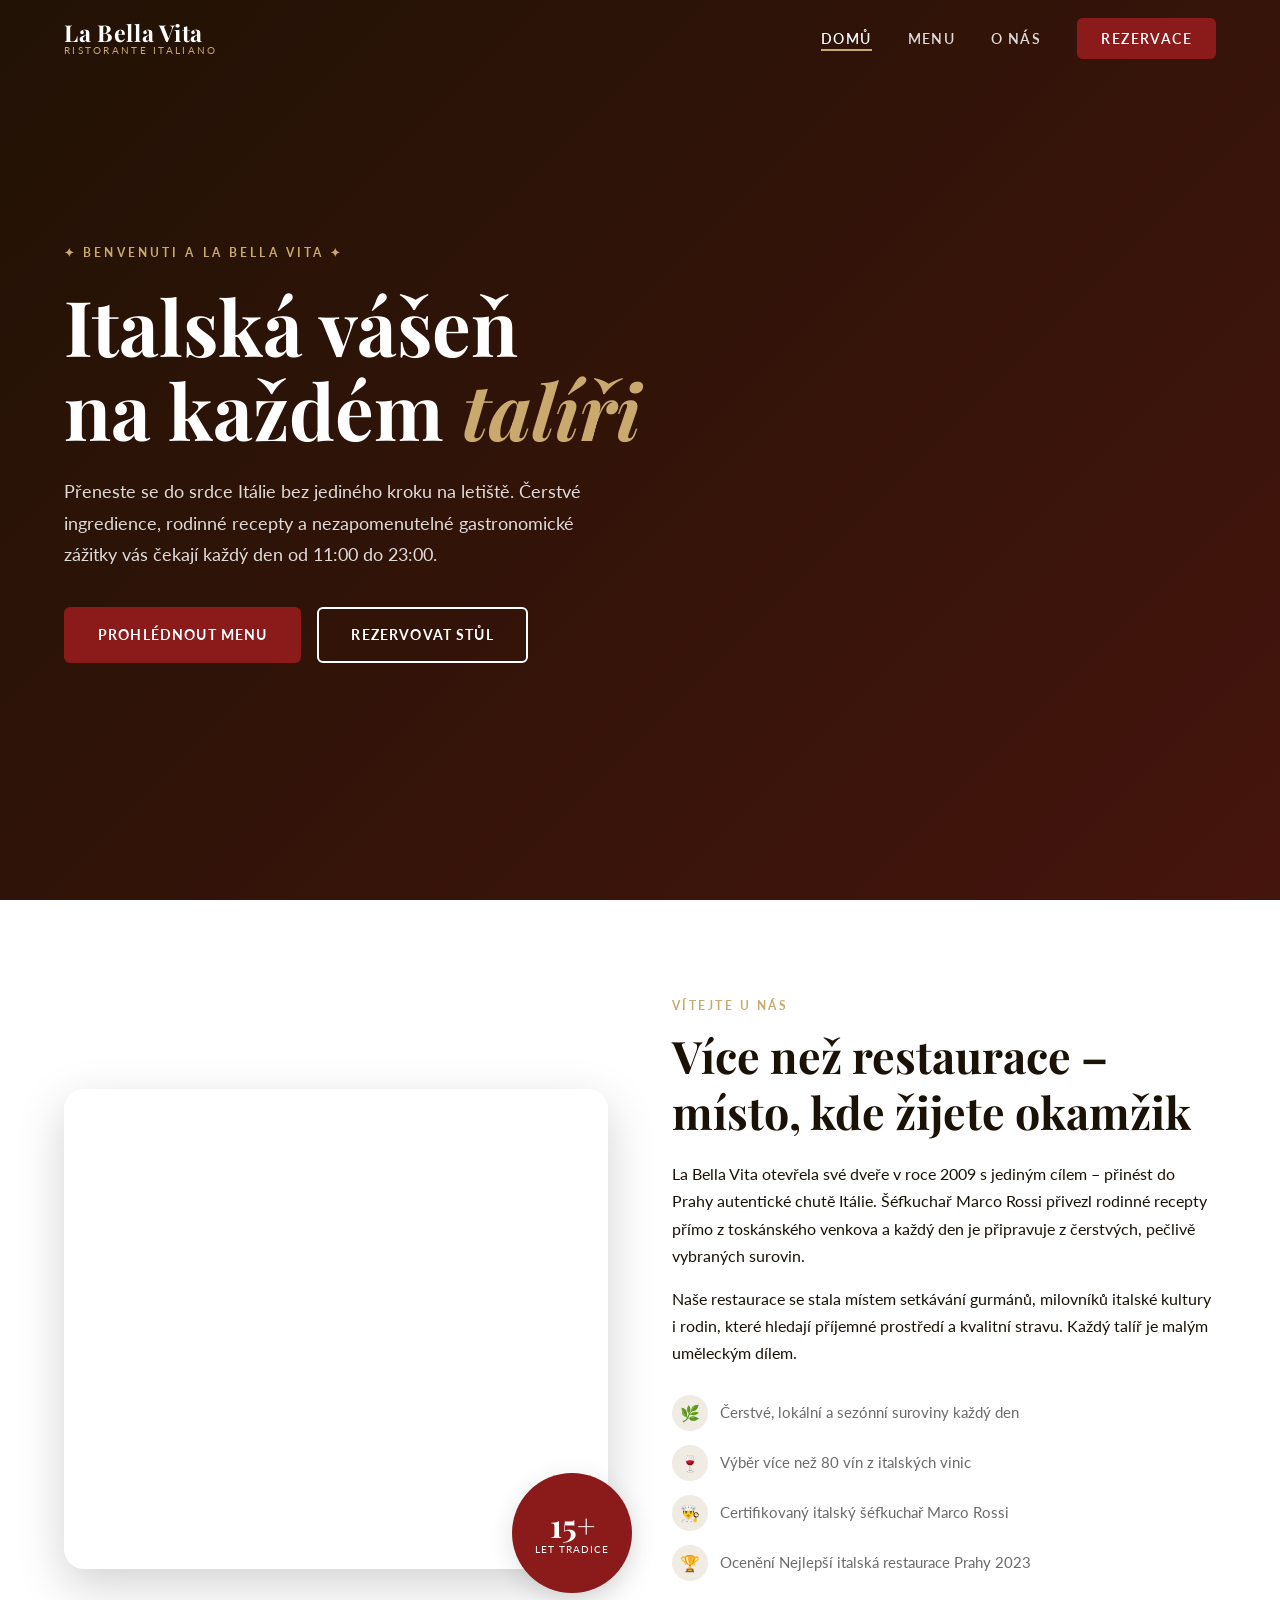
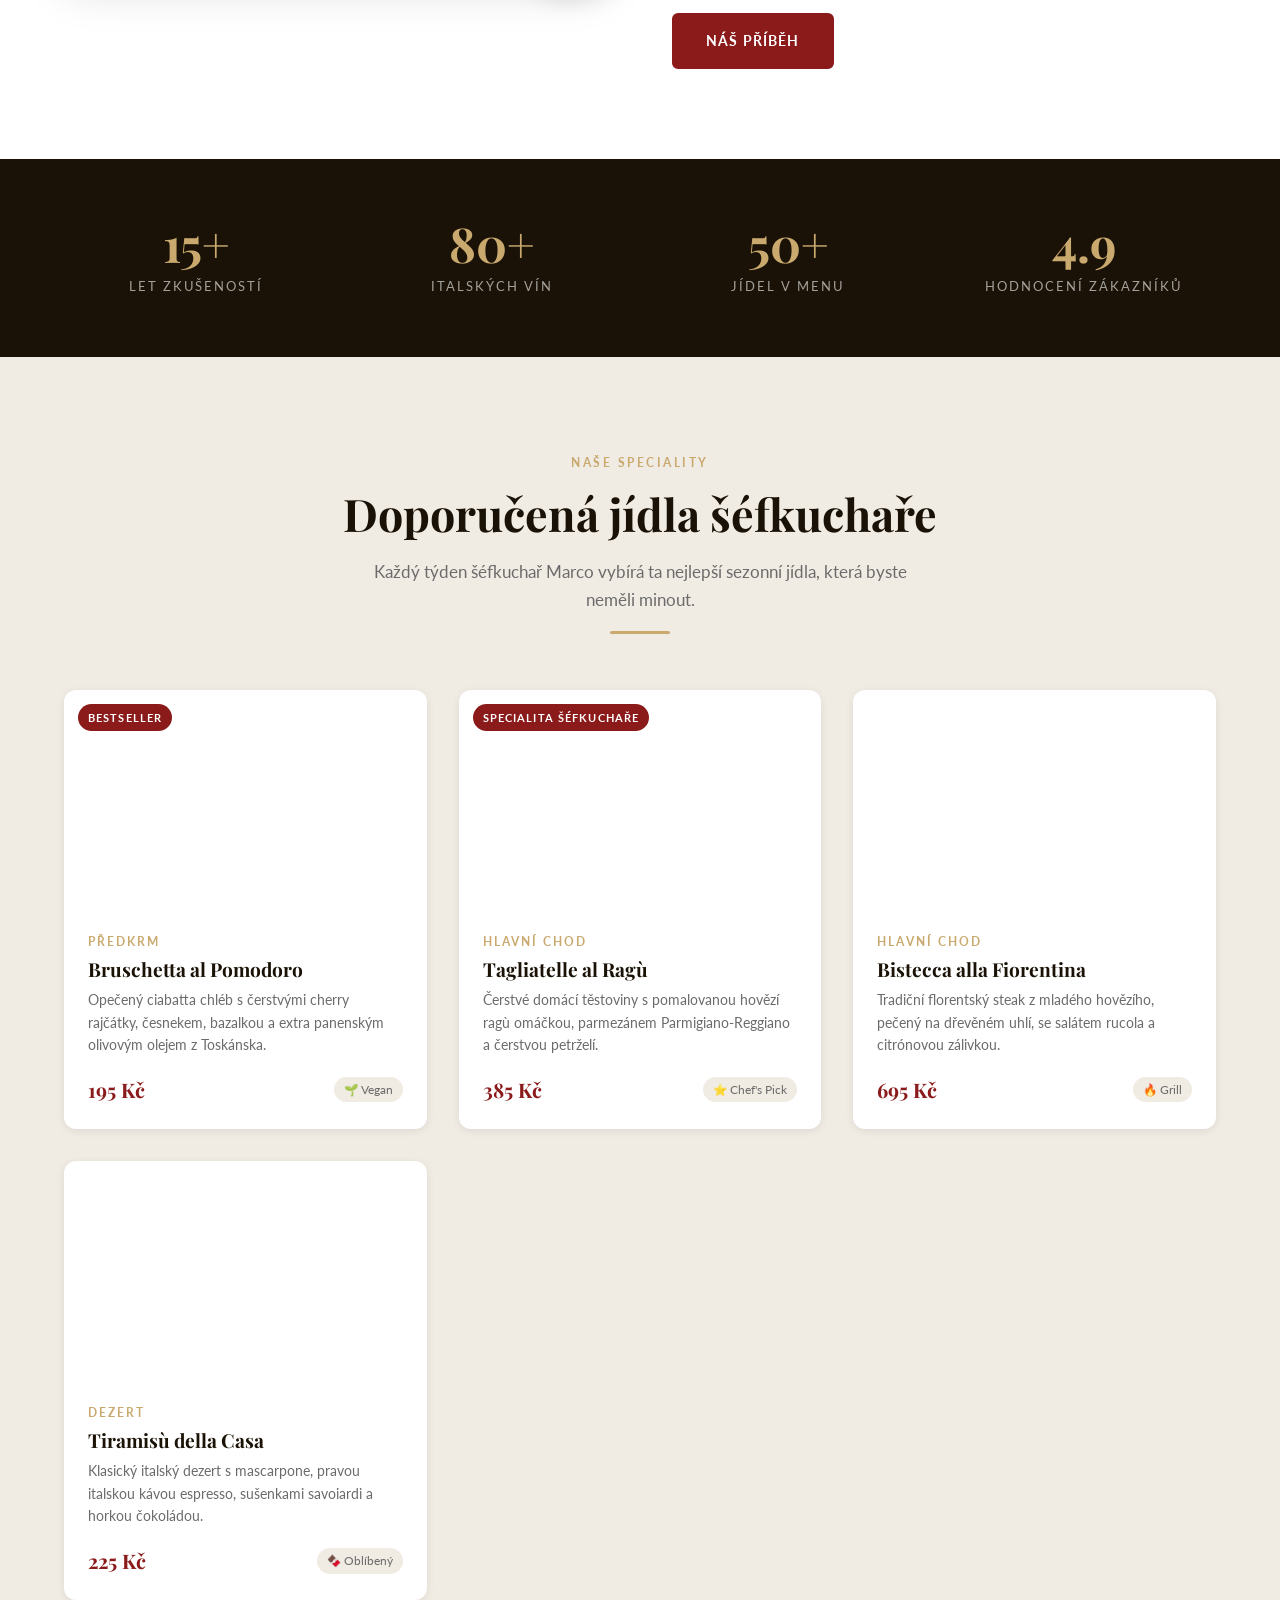
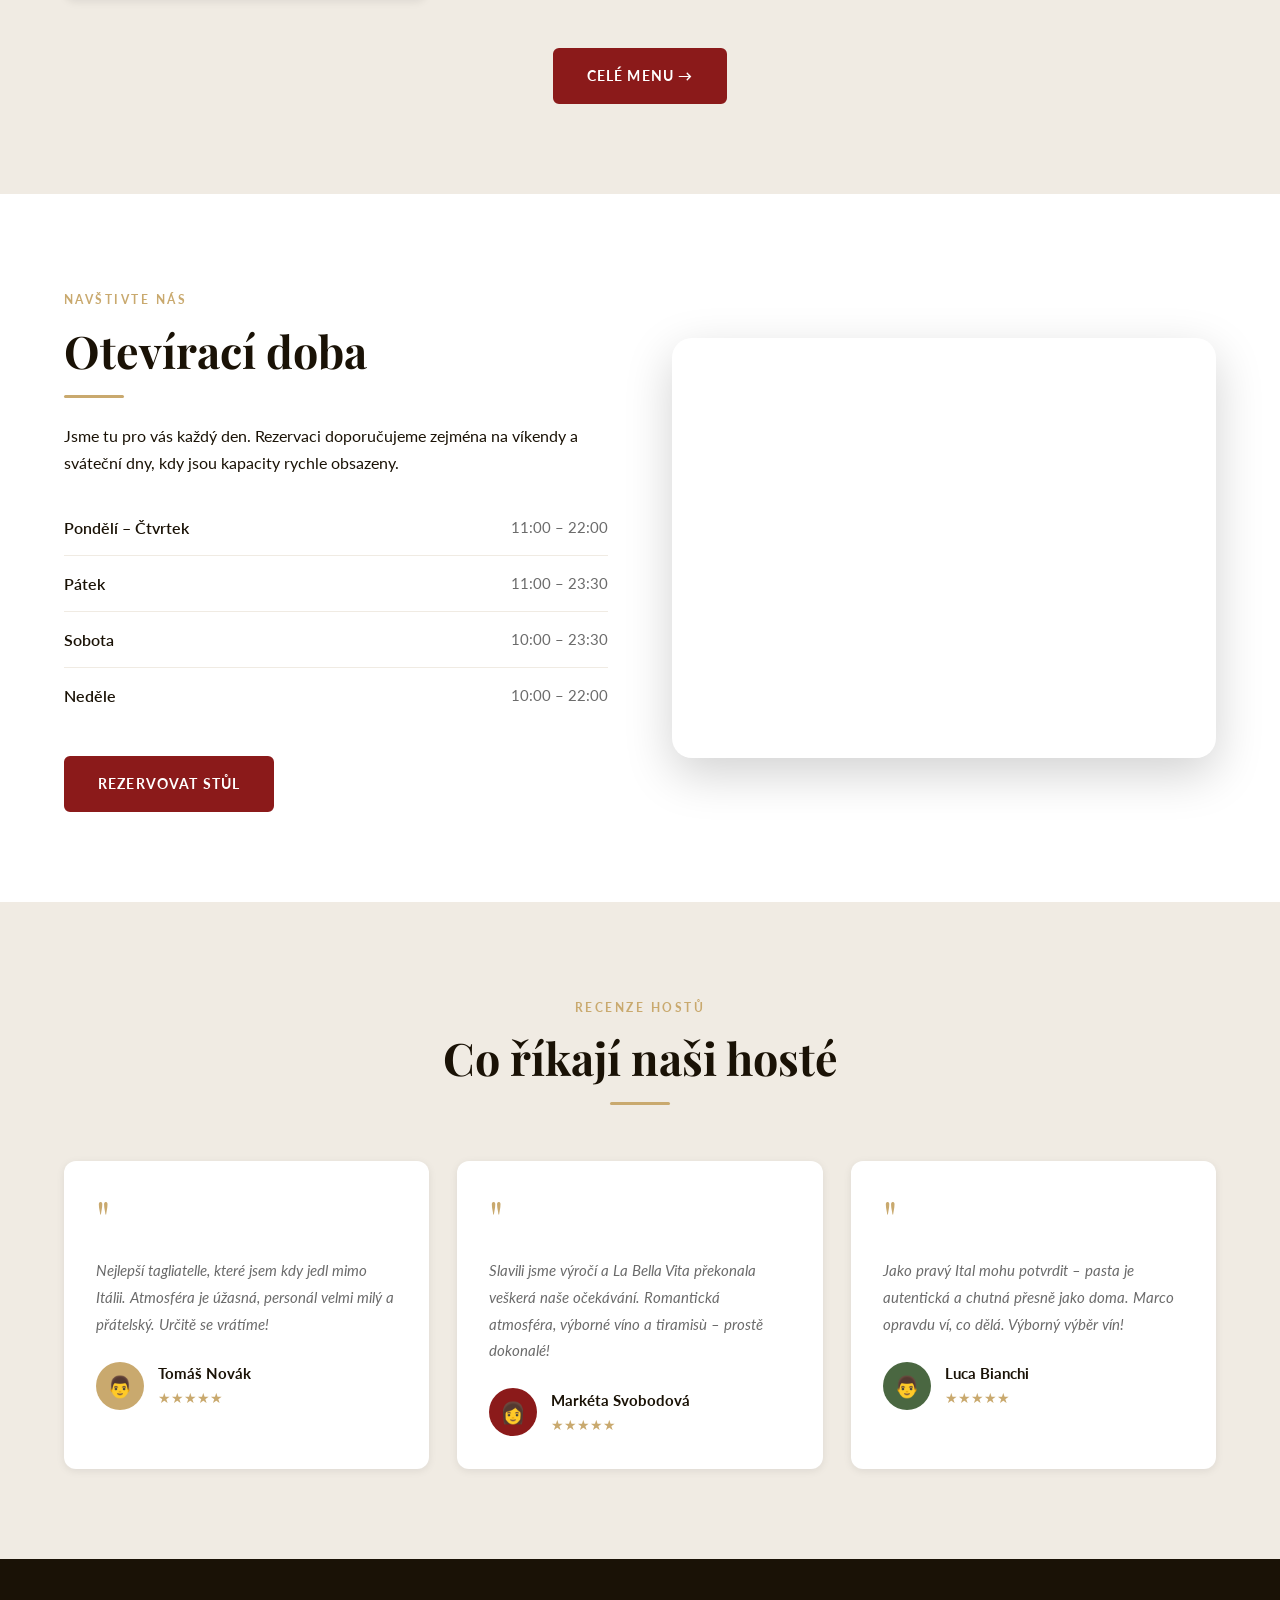
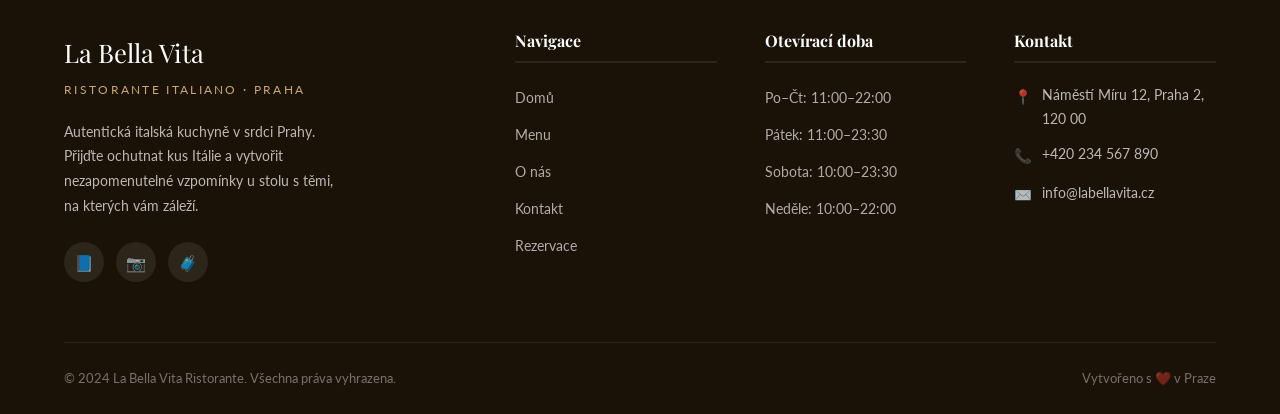
<file: index.html>
<!DOCTYPE html>
<html lang="cs">
<head>
  <meta charset="UTF-8" />
  <meta name="viewport" content="width=device-width, initial-scale=1.0" />
  <meta name="description" content="La Bella Vita – Italská restaurace v srdci Prahy. Autentická italská kuchyně, čerstvé ingredience a nezapomenutelné gastronomické zážitky." />
  <title>La Bella Vita – Italská Restaurace Praha</title>

  <!-- Google Fonts -->
  <link rel="preconnect" href="https://fonts.googleapis.com" />
  <link rel="preconnect" href="https://fonts.gstatic.com" crossorigin />
  <link href="https://fonts.googleapis.com/css2?family=Playfair+Display:ital,wght@0,400;0,700;1,400&family=Lato:wght@300;400;700&display=swap" rel="stylesheet" />

  <link rel="stylesheet" href="css/style.css" />
</head>
<body>

  <!-- ===== HEADER ===== -->
  <header class="header" id="header">
    <div class="container">
      <nav class="nav">
        <a href="index.html" class="nav__logo">
          <span class="nav__logo-name">La Bella Vita</span>
          <span class="nav__logo-tagline">Ristorante Italiano</span>
        </a>

        <ul class="nav__links">
          <li><a href="index.html" class="nav__link nav__link--active">Domů</a></li>
          <li><a href="menu.html" class="nav__link">Menu</a></li>
          <li><a href="about.html" class="nav__link">O nás</a></li>
          <li><a href="contact.html" class="nav__link nav__reserve">Rezervace</a></li>
        </ul>

        <button class="nav__hamburger" id="hamburger" aria-label="Otevřít navigaci">
          <span></span>
          <span></span>
          <span></span>
        </button>
      </nav>
    </div>

    <!-- Mobile nav -->
    <nav class="nav__mobile" id="mobileNav">
      <ul class="nav__mobile-links">
        <li><a href="index.html" class="nav__link--active">Domů</a></li>
        <li><a href="menu.html">Menu</a></li>
        <li><a href="about.html">O nás</a></li>
        <li><a href="contact.html">Rezervace</a></li>
      </ul>
    </nav>
  </header>

  <!-- ===== HERO ===== -->
  <section class="hero">
    <div class="hero__bg hero__bg--home css-img"></div>
    <div class="hero__overlay"></div>
    <div class="container">
      <div class="hero__content">
        <span class="hero__tag">✦ Benvenuti a La Bella Vita ✦</span>
        <h1 class="hero__title">
          Italská vášeň<br />na každém <span>talíři</span>
        </h1>
        <p class="hero__description">
          Přeneste se do srdce Itálie bez jediného kroku na letiště.
          Čerstvé ingredience, rodinné recepty a nezapomenutelné gastronomické zážitky
          vás čekají každý den od 11:00 do 23:00.
        </p>
        <div class="hero__buttons">
          <a href="menu.html" class="btn btn--primary">Prohlédnout menu</a>
          <a href="contact.html" class="btn btn--outline">Rezervovat stůl</a>
        </div>
      </div>
    </div>
  </section>

  <!-- ===== WELCOME ===== -->
  <section class="section welcome">
    <div class="container">
      <div class="welcome__grid">
        <div class="welcome__image-wrap">
          <div class="welcome__image css-img img--welcome" style="border-radius:20px;"></div>
          <div class="welcome__badge">
            <span class="welcome__badge-number">15+</span>
            <span class="welcome__badge-text">let tradice</span>
          </div>
        </div>
        <div class="welcome__text">
          <span class="section__tag">Vítejte u nás</span>
          <h2>Více než restaurace –<br />místo, kde žijete okamžik</h2>
          <p>La Bella Vita otevřela své dveře v roce 2009 s jediným cílem – přinést do Prahy
          autentické chutě Itálie. Šéfkuchař Marco Rossi přivezl rodinné recepty přímo
          z toskánského venkova a každý den je připravuje z čerstvých, pečlivě vybraných surovin.</p>
          <p>Naše restaurace se stala místem setkávání gurmánů, milovníků italské kultury
          i rodin, které hledají příjemné prostředí a kvalitní stravu. Každý talíř je
          malým uměleckým dílem.</p>

          <div class="welcome__features">
            <div class="welcome__feature">
              <div class="welcome__feature-icon">🌿</div>
              <span>Čerstvé, lokální a sezónní suroviny každý den</span>
            </div>
            <div class="welcome__feature">
              <div class="welcome__feature-icon">🍷</div>
              <span>Výběr více než 80 vín z italských vinic</span>
            </div>
            <div class="welcome__feature">
              <div class="welcome__feature-icon">👨‍🍳</div>
              <span>Certifikovaný italský šéfkuchař Marco Rossi</span>
            </div>
            <div class="welcome__feature">
              <div class="welcome__feature-icon">🏆</div>
              <span>Ocenění Nejlepší italská restaurace Prahy 2023</span>
            </div>
          </div>

          <div style="margin-top:32px;">
            <a href="about.html" class="btn btn--primary">Náš příběh</a>
          </div>
        </div>
      </div>
    </div>
  </section>

  <!-- ===== STATS ===== -->
  <section class="stats">
    <div class="container">
      <div class="stats__grid">
        <div class="stats__item">
          <div class="stats__number">15+</div>
          <div class="stats__label">Let zkušeností</div>
        </div>
        <div class="stats__item">
          <div class="stats__number">80+</div>
          <div class="stats__label">Italských vín</div>
        </div>
        <div class="stats__item">
          <div class="stats__number">50+</div>
          <div class="stats__label">Jídel v menu</div>
        </div>
        <div class="stats__item">
          <div class="stats__number">4.9</div>
          <div class="stats__label">Hodnocení zákazníků</div>
        </div>
      </div>
    </div>
  </section>

  <!-- ===== SPECIALTIES ===== -->
  <section class="section specialties section--alt">
    <div class="container">
      <div class="section__header">
        <span class="section__tag">Naše speciality</span>
        <h2 class="section__title">Doporučená jídla šéfkuchaře</h2>
        <p class="section__subtitle">Každý týden šéfkuchař Marco vybírá ta nejlepší sezonní jídla, která byste neměli minout.</p>
        <div class="divider"></div>
      </div>

      <div class="dishes__grid">
        <!-- Dish 1 -->
        <article class="dish-card">
          <div class="dish-card__image-wrap">
            <div class="dish-card__image css-img img--bruschetta" style="height:100%;border-radius:0;"></div>
            <span class="dish-card__badge">Bestseller</span>
          </div>
          <div class="dish-card__body">
            <div class="dish-card__category">Předkrm</div>
            <h3 class="dish-card__name">Bruschetta al Pomodoro</h3>
            <p class="dish-card__description">
              Opečený ciabatta chléb s čerstvými cherry rajčátky, česnekem,
              bazalkou a extra panenským olivovým olejem z Toskánska.
            </p>
            <div class="dish-card__footer">
              <span class="dish-card__price">195 Kč</span>
              <span class="dish-card__tag">🌱 Vegan</span>
            </div>
          </div>
        </article>

        <!-- Dish 2 -->
        <article class="dish-card">
          <div class="dish-card__image-wrap">
            <div class="dish-card__image css-img img--pasta" style="height:100%;border-radius:0;"></div>
            <span class="dish-card__badge">Specialita šéfkuchaře</span>
          </div>
          <div class="dish-card__body">
            <div class="dish-card__category">Hlavní chod</div>
            <h3 class="dish-card__name">Tagliatelle al Ragù</h3>
            <p class="dish-card__description">
              Čerstvé domácí těstoviny s pomalovanou hovězí ragù omáčkou,
              parmezánem Parmigiano-Reggiano a čerstvou petrželí.
            </p>
            <div class="dish-card__footer">
              <span class="dish-card__price">385 Kč</span>
              <span class="dish-card__tag">⭐ Chef's Pick</span>
            </div>
          </div>
        </article>

        <!-- Dish 3 -->
        <article class="dish-card">
          <div class="dish-card__image-wrap">
            <div class="dish-card__image css-img img--steak" style="height:100%;border-radius:0;"></div>
          </div>
          <div class="dish-card__body">
            <div class="dish-card__category">Hlavní chod</div>
            <h3 class="dish-card__name">Bistecca alla Fiorentina</h3>
            <p class="dish-card__description">
              Tradiční florentský steak z mladého hovězího, pečený na dřevěném uhlí,
              se salátem rucola a citrónovou zálivkou.
            </p>
            <div class="dish-card__footer">
              <span class="dish-card__price">695 Kč</span>
              <span class="dish-card__tag">🔥 Grill</span>
            </div>
          </div>
        </article>

        <!-- Dish 4 -->
        <article class="dish-card">
          <div class="dish-card__image-wrap">
            <div class="dish-card__image css-img img--tiramisu" style="height:100%;border-radius:0;"></div>
          </div>
          <div class="dish-card__body">
            <div class="dish-card__category">Dezert</div>
            <h3 class="dish-card__name">Tiramisù della Casa</h3>
            <p class="dish-card__description">
              Klasický italský dezert s mascarpone, pravou italskou kávou espresso,
              sušenkami savoiardi a horkou čokoládou.
            </p>
            <div class="dish-card__footer">
              <span class="dish-card__price">225 Kč</span>
              <span class="dish-card__tag">🍫 Oblíbený</span>
            </div>
          </div>
        </article>
      </div>

      <div style="text-align:center;margin-top:48px;">
        <a href="menu.html" class="btn btn--primary">Celé menu →</a>
      </div>
    </div>
  </section>

  <!-- ===== HOURS ===== -->
  <section class="section hours">
    <div class="container">
      <div class="hours__grid">
        <div>
          <span class="section__tag">Navštivte nás</span>
          <h2>Otevírací doba</h2>
          <div class="divider" style="margin:16px 0 24px;"></div>
          <p>Jsme tu pro vás každý den. Rezervaci doporučujeme zejména na víkendy
          a sváteční dny, kdy jsou kapacity rychle obsazeny.</p>

          <div class="hours__table">
            <div class="hours__row">
              <span class="hours__day">Pondělí – Čtvrtek</span>
              <span class="hours__time">11:00 – 22:00</span>
            </div>
            <div class="hours__row">
              <span class="hours__day">Pátek</span>
              <span class="hours__time">11:00 – 23:30</span>
            </div>
            <div class="hours__row">
              <span class="hours__day">Sobota</span>
              <span class="hours__time">10:00 – 23:30</span>
            </div>
            <div class="hours__row">
              <span class="hours__day">Neděle</span>
              <span class="hours__time">10:00 – 22:00</span>
            </div>
          </div>

          <div class="hours__cta">
            <a href="contact.html" class="btn btn--primary">Rezervovat stůl</a>
          </div>
        </div>

        <div>
          <div class="hours__image css-img img--hours"></div>
        </div>
      </div>
    </div>
  </section>

  <!-- ===== TESTIMONIALS ===== -->
  <section class="section testimonials">
    <div class="container">
      <div class="section__header">
        <span class="section__tag">Recenze hostů</span>
        <h2 class="section__title">Co říkají naši hosté</h2>
        <div class="divider"></div>
      </div>

      <div class="testimonials__grid">
        <div class="testimonial-card">
          <div class="testimonial-card__quote">"</div>
          <p class="testimonial-card__text">
            Nejlepší tagliatelle, které jsem kdy jedl mimo Itálii. Atmosféra je úžasná,
            personál velmi milý a přátelský. Určitě se vrátíme!
          </p>
          <div class="testimonial-card__author">
            <div style="width:48px;height:48px;border-radius:50%;background:var(--color-secondary);display:flex;align-items:center;justify-content:center;font-size:1.3rem;">👨</div>
            <div>
              <div class="testimonial-card__name">Tomáš Novák</div>
              <div class="testimonial-card__stars">★★★★★</div>
            </div>
          </div>
        </div>

        <div class="testimonial-card">
          <div class="testimonial-card__quote">"</div>
          <p class="testimonial-card__text">
            Slavili jsme výročí a La Bella Vita překonala veškerá naše očekávání.
            Romantická atmosféra, výborné víno a tiramisù – prostě dokonalé!
          </p>
          <div class="testimonial-card__author">
            <div style="width:48px;height:48px;border-radius:50%;background:var(--color-primary);display:flex;align-items:center;justify-content:center;font-size:1.3rem;">👩</div>
            <div>
              <div class="testimonial-card__name">Markéta Svobodová</div>
              <div class="testimonial-card__stars">★★★★★</div>
            </div>
          </div>
        </div>

        <div class="testimonial-card">
          <div class="testimonial-card__quote">"</div>
          <p class="testimonial-card__text">
            Jako pravý Ital mohu potvrdit – pasta je autentická a chutná přesně
            jako doma. Marco opravdu ví, co dělá. Výborný výběr vín!
          </p>
          <div class="testimonial-card__author">
            <div style="width:48px;height:48px;border-radius:50%;background:#4a6741;display:flex;align-items:center;justify-content:center;font-size:1.3rem;">👨</div>
            <div>
              <div class="testimonial-card__name">Luca Bianchi</div>
              <div class="testimonial-card__stars">★★★★★</div>
            </div>
          </div>
        </div>
      </div>
    </div>
  </section>

  <!-- ===== FOOTER ===== -->
  <footer class="footer">
    <div class="container">
      <div class="footer__grid">
        <div class="footer__brand">
          <div class="footer__brand-name">La Bella Vita</div>
          <div class="footer__brand-tagline">Ristorante Italiano · Praha</div>
          <p class="footer__brand-desc">
            Autentická italská kuchyně v srdci Prahy. Přijďte ochutnat kus Itálie
            a vytvořit nezapomenutelné vzpomínky u stolu s těmi, na kterých vám záleží.
          </p>
          <div class="footer__social">
            <a href="#" class="footer__social-link" aria-label="Facebook">📘</a>
            <a href="#" class="footer__social-link" aria-label="Instagram">📷</a>
            <a href="#" class="footer__social-link" aria-label="TripAdvisor">🧳</a>
          </div>
        </div>

        <div>
          <h4 class="footer__col-title">Navigace</h4>
          <ul class="footer__links">
            <li><a href="index.html" class="footer__link">Domů</a></li>
            <li><a href="menu.html" class="footer__link">Menu</a></li>
            <li><a href="about.html" class="footer__link">O nás</a></li>
            <li><a href="contact.html" class="footer__link">Kontakt</a></li>
            <li><a href="contact.html" class="footer__link">Rezervace</a></li>
          </ul>
        </div>

        <div>
          <h4 class="footer__col-title">Otevírací doba</h4>
          <ul class="footer__links">
            <li><span class="footer__link">Po–Čt: 11:00–22:00</span></li>
            <li><span class="footer__link">Pátek: 11:00–23:30</span></li>
            <li><span class="footer__link">Sobota: 10:00–23:30</span></li>
            <li><span class="footer__link">Neděle: 10:00–22:00</span></li>
          </ul>
        </div>

        <div>
          <h4 class="footer__col-title">Kontakt</h4>
          <div class="footer__contact-item">
            <span class="footer__contact-icon">📍</span>
            <span>Náměstí Míru 12, Praha 2, 120 00</span>
          </div>
          <div class="footer__contact-item">
            <span class="footer__contact-icon">📞</span>
            <span>+420 234 567 890</span>
          </div>
          <div class="footer__contact-item">
            <span class="footer__contact-icon">✉️</span>
            <span>info@labellavita.cz</span>
          </div>
        </div>
      </div>

      <div class="footer__bottom">
        <span>© 2024 La Bella Vita Ristorante. Všechna práva vyhrazena.</span>
        <span>Vytvořeno s ❤️ v Praze</span>
      </div>
    </div>
  </footer>

  <script>
    // Sticky header
    const header = document.getElementById('header');
    window.addEventListener('scroll', () => {
      header.classList.toggle('header--scrolled', window.scrollY > 50);
    });

    // Hamburger menu
    const hamburger = document.getElementById('hamburger');
    const mobileNav = document.getElementById('mobileNav');
    hamburger.addEventListener('click', () => {
      hamburger.classList.toggle('open');
      mobileNav.classList.toggle('open');
    });

    // Close mobile nav on link click
    document.querySelectorAll('.nav__mobile-links a').forEach(link => {
      link.addEventListener('click', () => {
        hamburger.classList.remove('open');
        mobileNav.classList.remove('open');
      });
    });
  </script>
</body>
</html>
</file>
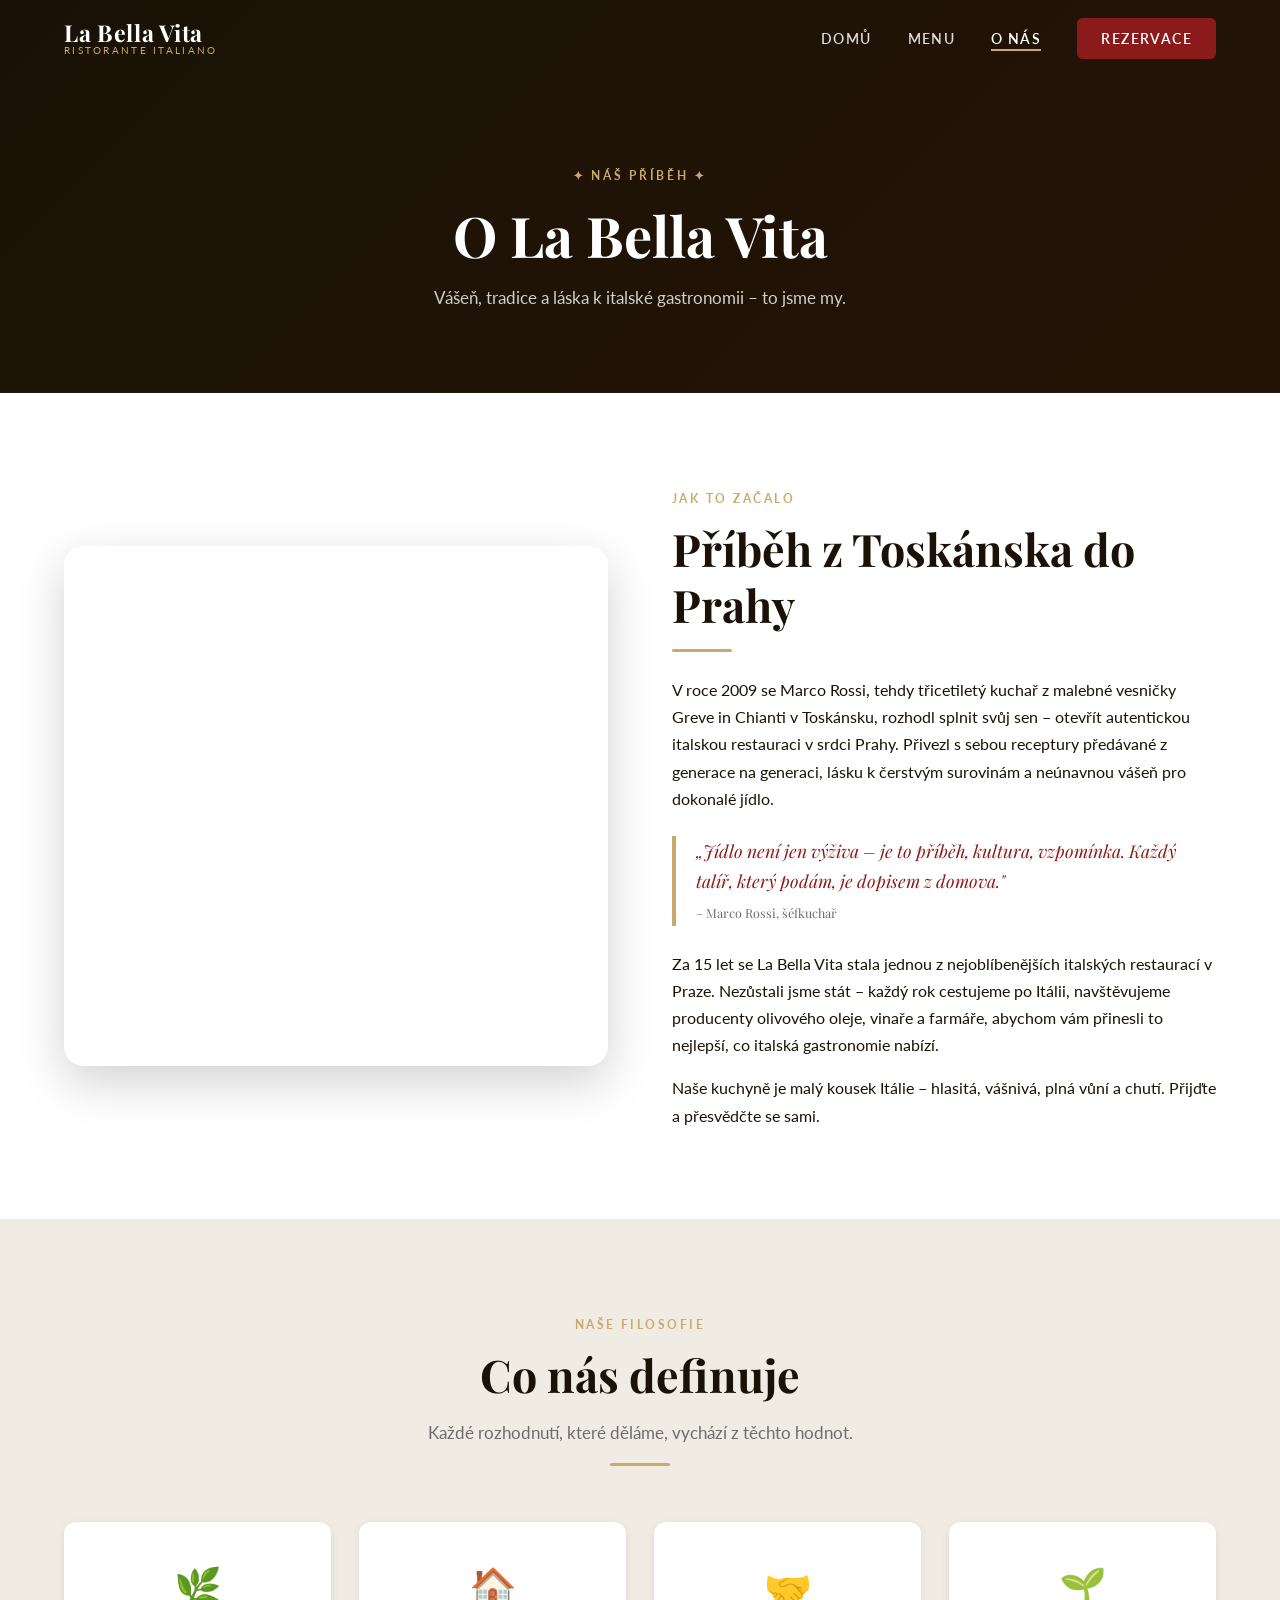
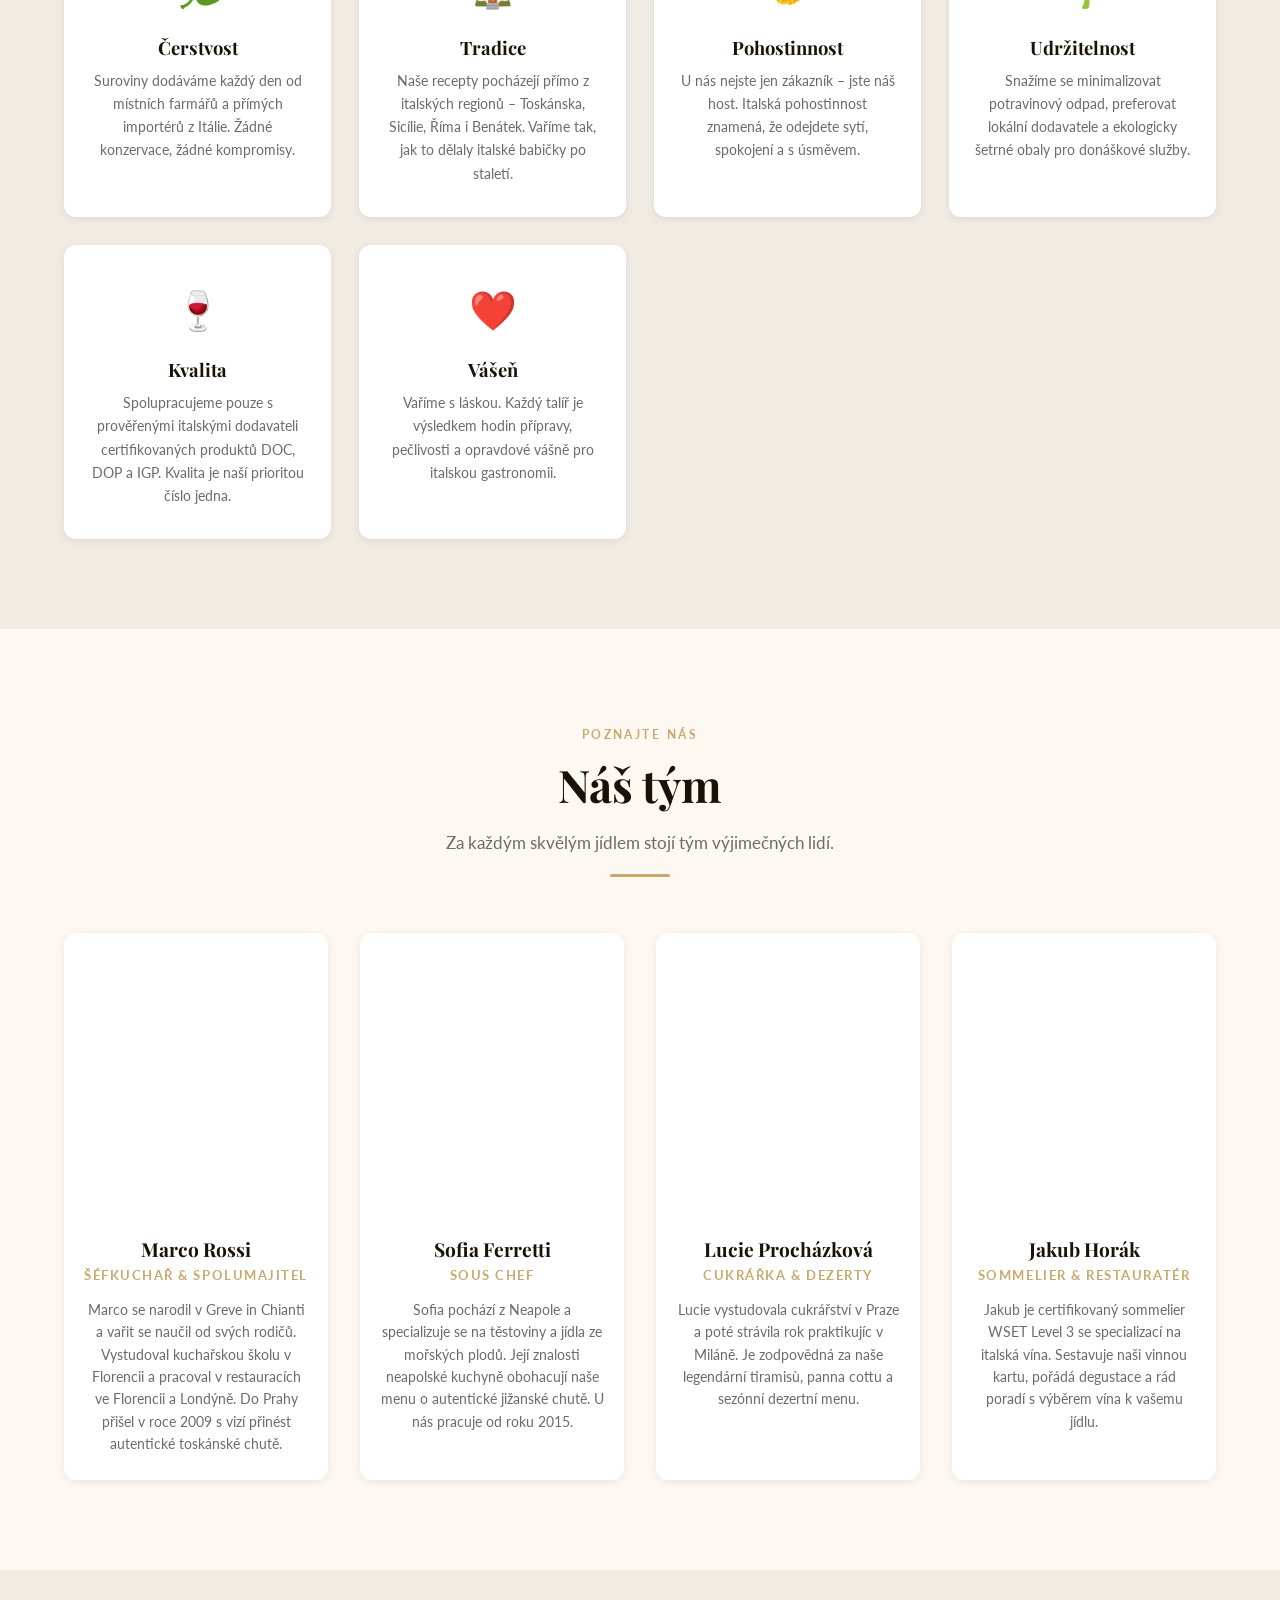
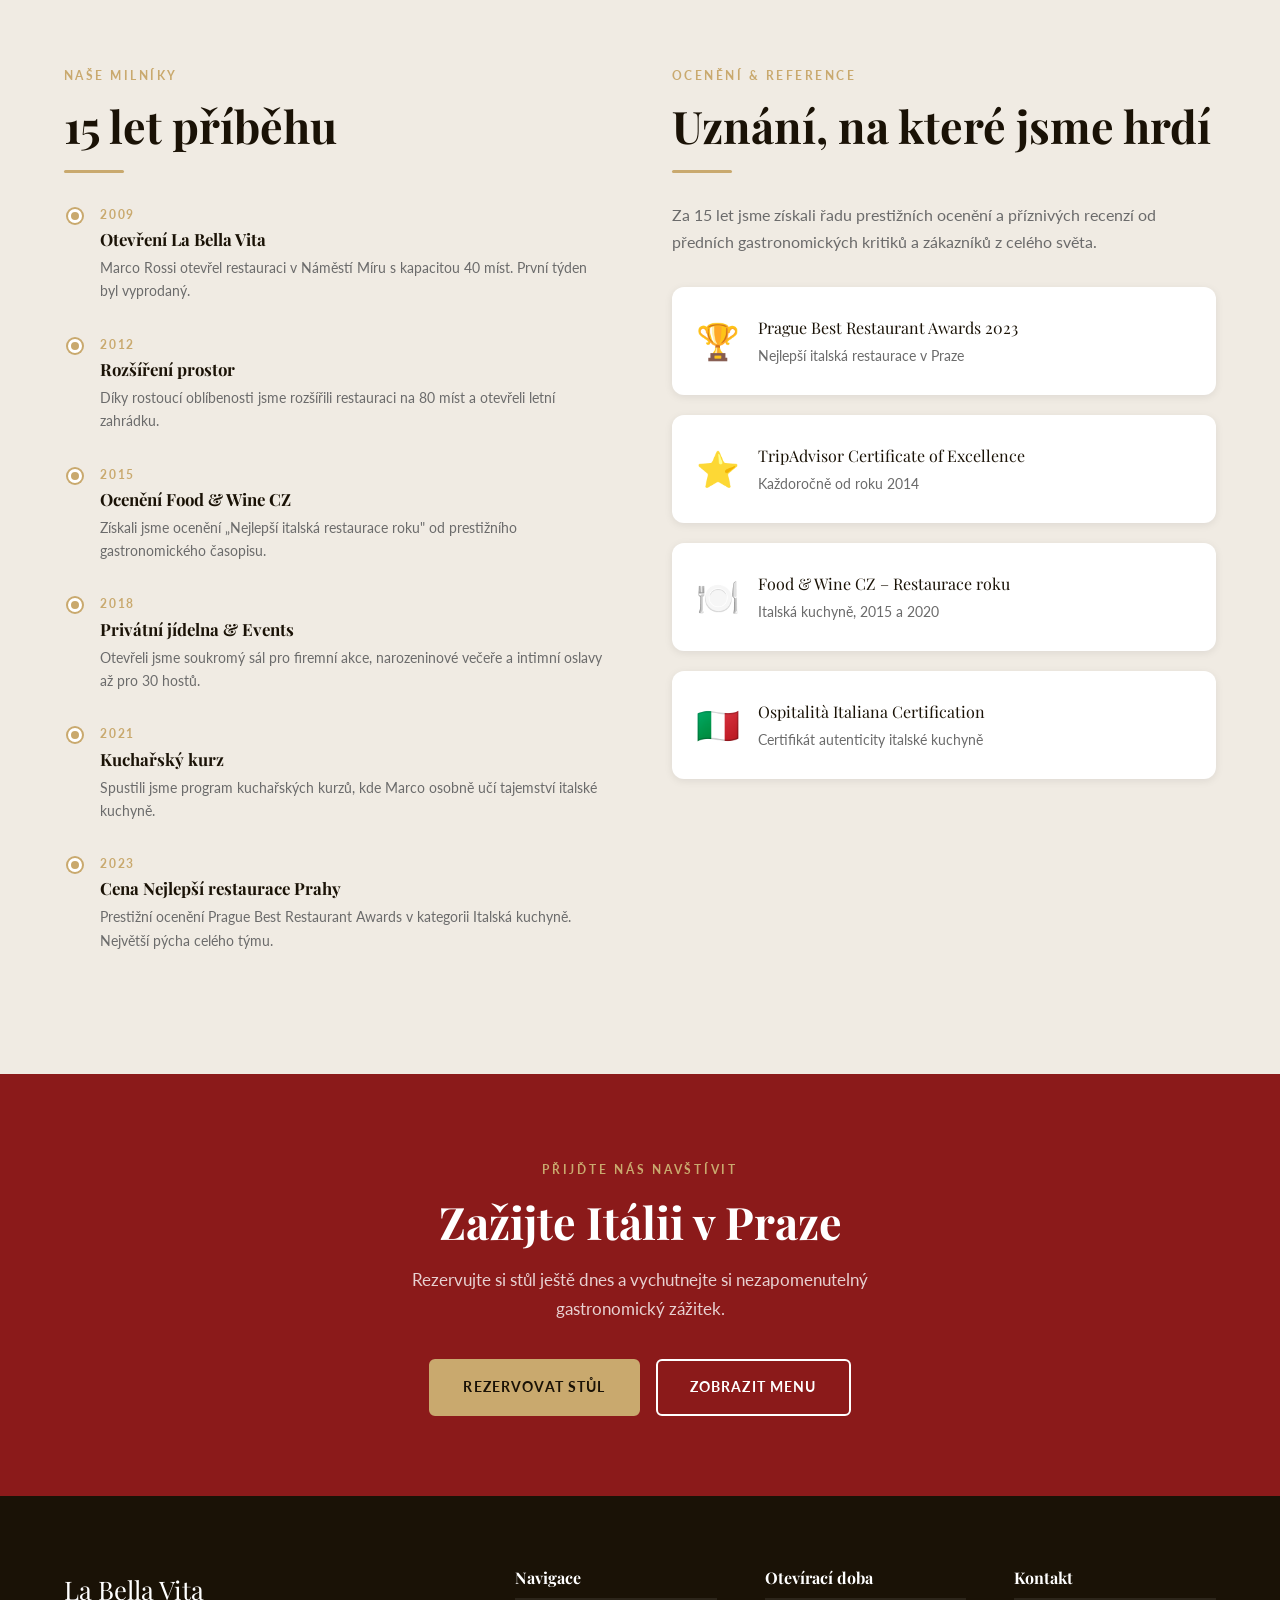
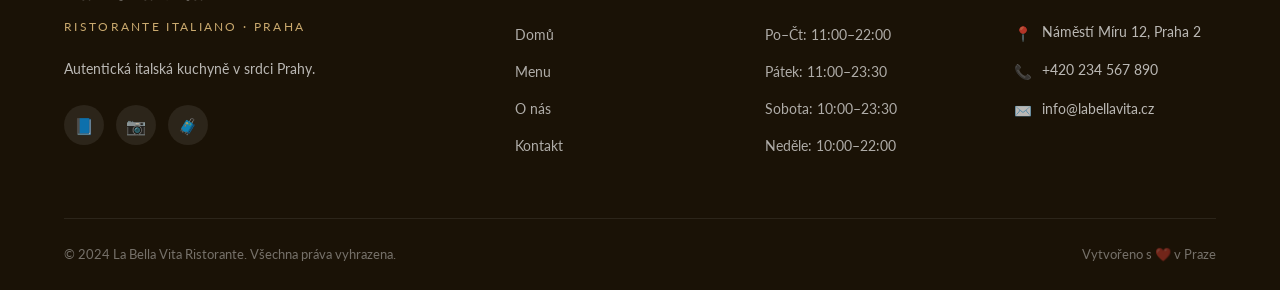
<file: about.html>
<!DOCTYPE html>
<html lang="cs">
<head>
  <meta charset="UTF-8" />
  <meta name="viewport" content="width=device-width, initial-scale=1.0" />
  <meta name="description" content="O nás – La Bella Vita. Příběh italské restaurace v Praze, šéfkuchař Marco Rossi, náš tým a filosofie vaření." />
  <title>O nás – La Bella Vita Ristorante</title>

  <link rel="preconnect" href="https://fonts.googleapis.com" />
  <link rel="preconnect" href="https://fonts.gstatic.com" crossorigin />
  <link href="https://fonts.googleapis.com/css2?family=Playfair+Display:ital,wght@0,400;0,700;1,400&family=Lato:wght@300;400;700&display=swap" rel="stylesheet" />

  <link rel="stylesheet" href="css/style.css" />
</head>
<body>

  <!-- ===== HEADER ===== -->
  <header class="header header--scrolled" id="header">
    <div class="container">
      <nav class="nav">
        <a href="index.html" class="nav__logo">
          <span class="nav__logo-name">La Bella Vita</span>
          <span class="nav__logo-tagline">Ristorante Italiano</span>
        </a>

        <ul class="nav__links">
          <li><a href="index.html" class="nav__link">Domů</a></li>
          <li><a href="menu.html" class="nav__link">Menu</a></li>
          <li><a href="about.html" class="nav__link nav__link--active">O nás</a></li>
          <li><a href="contact.html" class="nav__link nav__reserve">Rezervace</a></li>
        </ul>

        <button class="nav__hamburger" id="hamburger" aria-label="Otevřít navigaci">
          <span></span><span></span><span></span>
        </button>
      </nav>
    </div>
    <nav class="nav__mobile" id="mobileNav">
      <ul class="nav__mobile-links">
        <li><a href="index.html">Domů</a></li>
        <li><a href="menu.html">Menu</a></li>
        <li><a href="about.html" class="nav__link--active">O nás</a></li>
        <li><a href="contact.html">Rezervace</a></li>
      </ul>
    </nav>
  </header>

  <!-- ===== PAGE HERO ===== -->
  <section class="page-hero">
    <div class="page-hero__bg hero__bg--about css-img"></div>
    <div class="page-hero__overlay"></div>
    <div class="container">
      <div class="page-hero__content">
        <span class="page-hero__tag">✦ Náš příběh ✦</span>
        <h1 class="page-hero__title">O La Bella Vita</h1>
        <p class="page-hero__subtitle">
          Vášeň, tradice a láska k italské gastronomii – to jsme my.
        </p>
      </div>
    </div>
  </section>

  <!-- ===== STORY ===== -->
  <section class="section welcome">
    <div class="container">
      <div class="about-story__grid">
        <div>
          <div class="about-story__image css-img img--about-main"></div>
        </div>
        <div class="about-story__text">
          <span class="section__tag">Jak to začalo</span>
          <h2>Příběh z Toskánska do Prahy</h2>
          <div class="divider" style="margin: 16px 0 24px;"></div>
          <p>
            V roce 2009 se Marco Rossi, tehdy třicetiletý kuchař z malebné vesničky Greve in Chianti
            v Toskánsku, rozhodl splnit svůj sen – otevřít autentickou italskou restauraci v srdci Prahy.
            Přivezl s sebou receptury předávané z generace na generaci, lásku k čerstvým surovinám
            a neúnavnou vášeň pro dokonalé jídlo.
          </p>

          <blockquote class="about-story__quote">
            „Jídlo není jen výživa – je to příběh, kultura, vzpomínka.
            Každý talíř, který podám, je dopisem z domova."
            <br /><small style="font-size:0.78rem;font-style:normal;color:var(--color-gray);">– Marco Rossi, šéfkuchař</small>
          </blockquote>

          <p>
            Za 15 let se La Bella Vita stala jednou z nejoblíbenějších italských restaurací v Praze.
            Nezůstali jsme stát – každý rok cestujeme po Itálii, navštěvujeme producenty olivového oleje,
            vinaře a farmáře, abychom vám přinesli to nejlepší, co italská gastronomie nabízí.
          </p>
          <p>
            Naše kuchyně je malý kousek Itálie – hlasitá, vášnivá, plná vůní a chutí.
            Přijďte a přesvědčte se sami.
          </p>
        </div>
      </div>
    </div>
  </section>

  <!-- ===== VALUES ===== -->
  <section class="section section--alt">
    <div class="container">
      <div class="section__header">
        <span class="section__tag">Naše filosofie</span>
        <h2 class="section__title">Co nás definuje</h2>
        <p class="section__subtitle">Každé rozhodnutí, které děláme, vychází z těchto hodnot.</p>
        <div class="divider"></div>
      </div>

      <div class="about-values__grid">
        <div class="value-card">
          <span class="value-card__icon">🌿</span>
          <h3 class="value-card__title">Čerstvost</h3>
          <p class="value-card__text">
            Suroviny dodáváme každý den od místních farmářů a přímých importérů z Itálie.
            Žádné konzervace, žádné kompromisy.
          </p>
        </div>

        <div class="value-card">
          <span class="value-card__icon">🏠</span>
          <h3 class="value-card__title">Tradice</h3>
          <p class="value-card__text">
            Naše recepty pocházejí přímo z italských regionů – Toskánska, Sicílie, Říma i Benátek.
            Vaříme tak, jak to dělaly italské babičky po staletí.
          </p>
        </div>

        <div class="value-card">
          <span class="value-card__icon">🤝</span>
          <h3 class="value-card__title">Pohostinnost</h3>
          <p class="value-card__text">
            U nás nejste jen zákazník – jste náš host. Italská pohostinnost znamená,
            že odejdete sytí, spokojení a s úsměvem.
          </p>
        </div>

        <div class="value-card">
          <span class="value-card__icon">🌱</span>
          <h3 class="value-card__title">Udržitelnost</h3>
          <p class="value-card__text">
            Snažíme se minimalizovat potravinový odpad, preferovat lokální dodavatele
            a ekologicky šetrné obaly pro donáškové služby.
          </p>
        </div>

        <div class="value-card">
          <span class="value-card__icon">🍷</span>
          <h3 class="value-card__title">Kvalita</h3>
          <p class="value-card__text">
            Spolupracujeme pouze s prověřenými italskými dodavateli certifikovaných produktů DOC, DOP a IGP.
            Kvalita je naší prioritou číslo jedna.
          </p>
        </div>

        <div class="value-card">
          <span class="value-card__icon">❤️</span>
          <h3 class="value-card__title">Vášeň</h3>
          <p class="value-card__text">
            Vaříme s láskou. Každý talíř je výsledkem hodin přípravy, pečlivosti
            a opravdové vášně pro italskou gastronomii.
          </p>
        </div>
      </div>
    </div>
  </section>

  <!-- ===== TEAM ===== -->
  <section class="section">
    <div class="container">
      <div class="section__header">
        <span class="section__tag">Poznajte nás</span>
        <h2 class="section__title">Náš tým</h2>
        <p class="section__subtitle">Za každým skvělým jídlem stojí tým výjimečných lidí.</p>
        <div class="divider"></div>
      </div>

      <div class="team__grid">
        <div class="team-card">
          <div class="team-card__image css-img" style="background-image:url('https://images.unsplash.com/photo-1577219491135-ce391730fb2c?w=600&auto=format&fit=crop');"></div>
          <div class="team-card__body">
            <h3 class="team-card__name">Marco Rossi</h3>
            <div class="team-card__role">Šéfkuchař & Spolumajitel</div>
            <p class="team-card__bio">
              Marco se narodil v Greve in Chianti a vařit se naučil od svých rodičů. Vystudoval
              kuchařskou školu v Florencii a pracoval v restauracích ve Florencii a Londýně.
              Do Prahy přišel v roce 2009 s vizí přinést autentické toskánské chutě.
            </p>
          </div>
        </div>

        <div class="team-card">
          <div class="team-card__image css-img" style="background-image:url('https://images.unsplash.com/photo-1614361442188-53b618a28d7c?w=600&auto=format&fit=crop');"></div>
          <div class="team-card__body">
            <h3 class="team-card__name">Sofia Ferretti</h3>
            <div class="team-card__role">Sous Chef</div>
            <p class="team-card__bio">
              Sofia pochází z Neapole a specializuje se na těstoviny a jídla ze mořských plodů.
              Její znalosti neapolské kuchyně obohacují naše menu o autentické jižanské chutě.
              U nás pracuje od roku 2015.
            </p>
          </div>
        </div>

        <div class="team-card">
          <div class="team-card__image css-img" style="background-image:url('https://images.unsplash.com/photo-1567532939604-b6b5b0db2604?w=600&auto=format&fit=crop');"></div>
          <div class="team-card__body">
            <h3 class="team-card__name">Lucie Procházková</h3>
            <div class="team-card__role">Cukrářka & Dezerty</div>
            <p class="team-card__bio">
              Lucie vystudovala cukrářství v Praze a poté strávila rok praktikujíc v Miláně.
              Je zodpovědná za naše legendární tiramisù, panna cottu a sezónní dezertní menu.
            </p>
          </div>
        </div>

        <div class="team-card">
          <div class="team-card__image css-img" style="background-image:url('https://images.unsplash.com/photo-1507003211169-0a1dd7228f2d?w=600&auto=format&fit=crop');"></div>
          <div class="team-card__body">
            <h3 class="team-card__name">Jakub Horák</h3>
            <div class="team-card__role">Sommelier & Restauratér</div>
            <p class="team-card__bio">
              Jakub je certifikovaný sommelier WSET Level 3 se specializací na italská vína.
              Sestavuje naši vinnou kartu, pořádá degustace a rád poradí s výběrem vína
              k vašemu jídlu.
            </p>
          </div>
        </div>
      </div>
    </div>
  </section>

  <!-- ===== HISTORY / AWARDS ===== -->
  <section class="section section--alt">
    <div class="container">
      <div style="display:grid;grid-template-columns:1fr 1fr;gap:64px;align-items:start;" class="about-story__grid">
        <div>
          <span class="section__tag">Naše milníky</span>
          <h2>15 let příběhu</h2>
          <div class="divider" style="margin: 16px 0 28px;"></div>

          <div class="timeline">
            <div class="timeline__item">
              <div class="timeline__year">2009</div>
              <h4 class="timeline__title">Otevření La Bella Vita</h4>
              <p class="timeline__text">Marco Rossi otevřel restauraci v Náměstí Míru s kapacitou 40 míst. První týden byl vyprodaný.</p>
            </div>
            <div class="timeline__item">
              <div class="timeline__year">2012</div>
              <h4 class="timeline__title">Rozšíření prostor</h4>
              <p class="timeline__text">Díky rostoucí oblíbenosti jsme rozšířili restauraci na 80 míst a otevřeli letní zahrádku.</p>
            </div>
            <div class="timeline__item">
              <div class="timeline__year">2015</div>
              <h4 class="timeline__title">Ocenění Food & Wine CZ</h4>
              <p class="timeline__text">Získali jsme ocenění „Nejlepší italská restaurace roku" od prestižního gastronomického časopisu.</p>
            </div>
            <div class="timeline__item">
              <div class="timeline__year">2018</div>
              <h4 class="timeline__title">Privátní jídelna & Events</h4>
              <p class="timeline__text">Otevřeli jsme soukromý sál pro firemní akce, narozeninové večeře a intimní oslavy až pro 30 hostů.</p>
            </div>
            <div class="timeline__item">
              <div class="timeline__year">2021</div>
              <h4 class="timeline__title">Kuchařský kurz</h4>
              <p class="timeline__text">Spustili jsme program kuchařských kurzů, kde Marco osobně učí tajemství italské kuchyně.</p>
            </div>
            <div class="timeline__item">
              <div class="timeline__year">2023</div>
              <h4 class="timeline__title">Cena Nejlepší restaurace Prahy</h4>
              <p class="timeline__text">Prestižní ocenění Prague Best Restaurant Awards v kategorii Italská kuchyně. Největší pýcha celého týmu.</p>
            </div>
          </div>
        </div>

        <div>
          <span class="section__tag">Ocenění &amp; Reference</span>
          <h2>Uznání, na které jsme hrdí</h2>
          <div class="divider" style="margin: 16px 0 28px;"></div>

          <p style="color:var(--color-gray);margin-bottom:32px;">
            Za 15 let jsme získali řadu prestižních ocenění a příznivých recenzí od předních
            gastronomických kritiků a zákazníků z celého světa.
          </p>

          <div style="display:flex;flex-direction:column;gap:20px;">
            <div style="background:white;border-radius:12px;padding:24px;box-shadow:var(--shadow-sm);display:flex;align-items:center;gap:18px;">
              <span style="font-size:2.2rem;flex-shrink:0;">🏆</span>
              <div>
                <div style="font-family:var(--font-heading);font-size:1rem;margin-bottom:4px;">Prague Best Restaurant Awards 2023</div>
                <div style="font-size:0.85rem;color:var(--color-gray);">Nejlepší italská restaurace v Praze</div>
              </div>
            </div>
            <div style="background:white;border-radius:12px;padding:24px;box-shadow:var(--shadow-sm);display:flex;align-items:center;gap:18px;">
              <span style="font-size:2.2rem;flex-shrink:0;">⭐</span>
              <div>
                <div style="font-family:var(--font-heading);font-size:1rem;margin-bottom:4px;">TripAdvisor Certificate of Excellence</div>
                <div style="font-size:0.85rem;color:var(--color-gray);">Každoročně od roku 2014</div>
              </div>
            </div>
            <div style="background:white;border-radius:12px;padding:24px;box-shadow:var(--shadow-sm);display:flex;align-items:center;gap:18px;">
              <span style="font-size:2.2rem;flex-shrink:0;">🍽️</span>
              <div>
                <div style="font-family:var(--font-heading);font-size:1rem;margin-bottom:4px;">Food & Wine CZ – Restaurace roku</div>
                <div style="font-size:0.85rem;color:var(--color-gray);">Italská kuchyně, 2015 a 2020</div>
              </div>
            </div>
            <div style="background:white;border-radius:12px;padding:24px;box-shadow:var(--shadow-sm);display:flex;align-items:center;gap:18px;">
              <span style="font-size:2.2rem;flex-shrink:0;">🇮🇹</span>
              <div>
                <div style="font-family:var(--font-heading);font-size:1rem;margin-bottom:4px;">Ospitalità Italiana Certification</div>
                <div style="font-size:0.85rem;color:var(--color-gray);">Certifikát autenticity italské kuchyně</div>
              </div>
            </div>
          </div>
        </div>
      </div>
    </div>
  </section>

  <!-- ===== CTA ===== -->
  <section style="background:var(--color-primary);padding:80px 0;text-align:center;">
    <div class="container">
      <span style="display:inline-block;font-size:0.78rem;font-weight:700;letter-spacing:0.22em;text-transform:uppercase;color:var(--color-secondary);margin-bottom:14px;">Přijďte nás navštívit</span>
      <h2 style="color:white;margin-bottom:16px;">Zažijte Itálii v Praze</h2>
      <p style="color:rgba(255,255,255,0.8);max-width:500px;margin:0 auto 36px;font-size:1.05rem;">
        Rezervujte si stůl ještě dnes a vychutnejte si nezapomenutelný gastronomický zážitek.
      </p>
      <div style="display:flex;gap:16px;justify-content:center;flex-wrap:wrap;">
        <a href="contact.html" class="btn btn--secondary">Rezervovat stůl</a>
        <a href="menu.html" class="btn btn--outline">Zobrazit menu</a>
      </div>
    </div>
  </section>

  <!-- ===== FOOTER ===== -->
  <footer class="footer">
    <div class="container">
      <div class="footer__grid">
        <div class="footer__brand">
          <div class="footer__brand-name">La Bella Vita</div>
          <div class="footer__brand-tagline">Ristorante Italiano · Praha</div>
          <p class="footer__brand-desc">
            Autentická italská kuchyně v srdci Prahy.
          </p>
          <div class="footer__social">
            <a href="#" class="footer__social-link" aria-label="Facebook">📘</a>
            <a href="#" class="footer__social-link" aria-label="Instagram">📷</a>
            <a href="#" class="footer__social-link" aria-label="TripAdvisor">🧳</a>
          </div>
        </div>

        <div>
          <h4 class="footer__col-title">Navigace</h4>
          <ul class="footer__links">
            <li><a href="index.html" class="footer__link">Domů</a></li>
            <li><a href="menu.html" class="footer__link">Menu</a></li>
            <li><a href="about.html" class="footer__link">O nás</a></li>
            <li><a href="contact.html" class="footer__link">Kontakt</a></li>
          </ul>
        </div>

        <div>
          <h4 class="footer__col-title">Otevírací doba</h4>
          <ul class="footer__links">
            <li><span class="footer__link">Po–Čt: 11:00–22:00</span></li>
            <li><span class="footer__link">Pátek: 11:00–23:30</span></li>
            <li><span class="footer__link">Sobota: 10:00–23:30</span></li>
            <li><span class="footer__link">Neděle: 10:00–22:00</span></li>
          </ul>
        </div>

        <div>
          <h4 class="footer__col-title">Kontakt</h4>
          <div class="footer__contact-item">
            <span class="footer__contact-icon">📍</span>
            <span>Náměstí Míru 12, Praha 2</span>
          </div>
          <div class="footer__contact-item">
            <span class="footer__contact-icon">📞</span>
            <span>+420 234 567 890</span>
          </div>
          <div class="footer__contact-item">
            <span class="footer__contact-icon">✉️</span>
            <span>info@labellavita.cz</span>
          </div>
        </div>
      </div>

      <div class="footer__bottom">
        <span>© 2024 La Bella Vita Ristorante. Všechna práva vyhrazena.</span>
        <span>Vytvořeno s ❤️ v Praze</span>
      </div>
    </div>
  </footer>

  <script>
    const header = document.getElementById('header');
    window.addEventListener('scroll', () => {
      header.classList.toggle('header--scrolled', window.scrollY > 50);
    });

    const hamburger = document.getElementById('hamburger');
    const mobileNav = document.getElementById('mobileNav');
    hamburger.addEventListener('click', () => {
      hamburger.classList.toggle('open');
      mobileNav.classList.toggle('open');
    });

    document.querySelectorAll('.nav__mobile-links a').forEach(link => {
      link.addEventListener('click', () => {
        hamburger.classList.remove('open');
        mobileNav.classList.remove('open');
      });
    });
  </script>
</body>
</html>
</file>
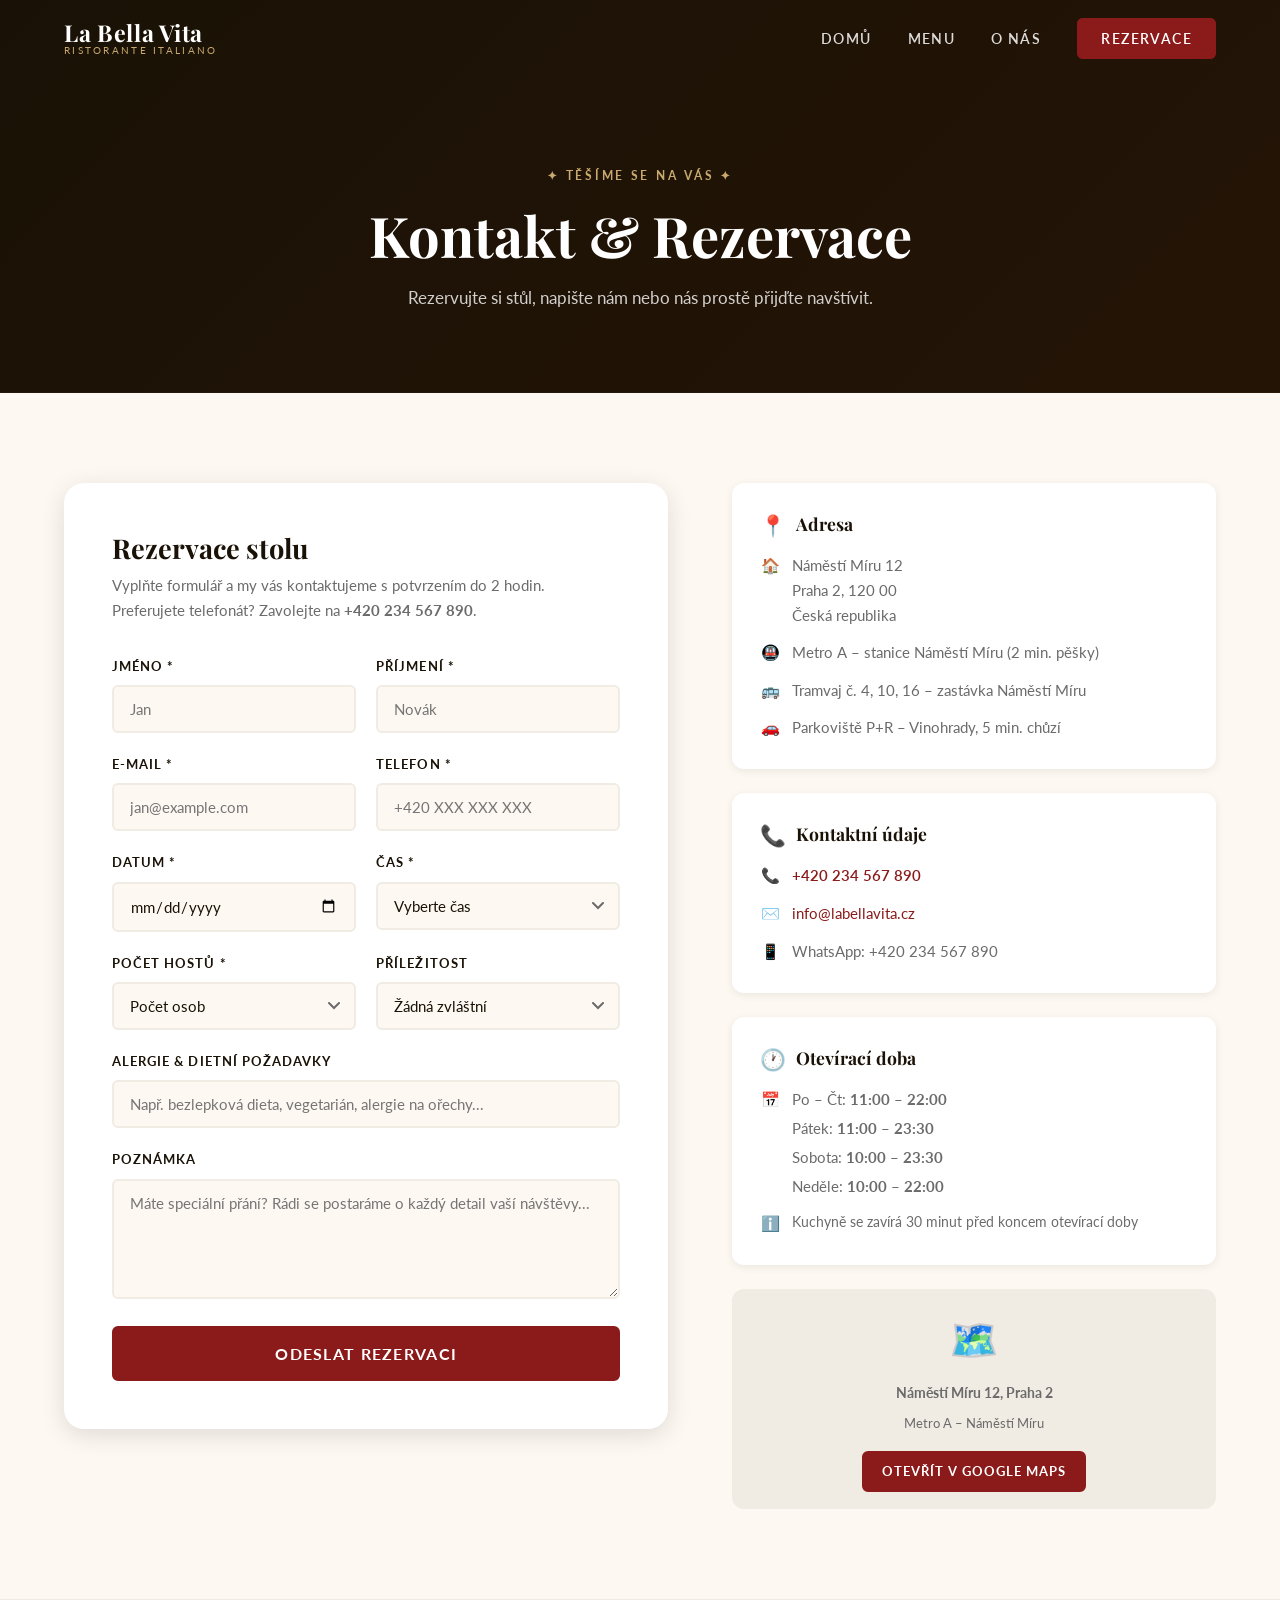
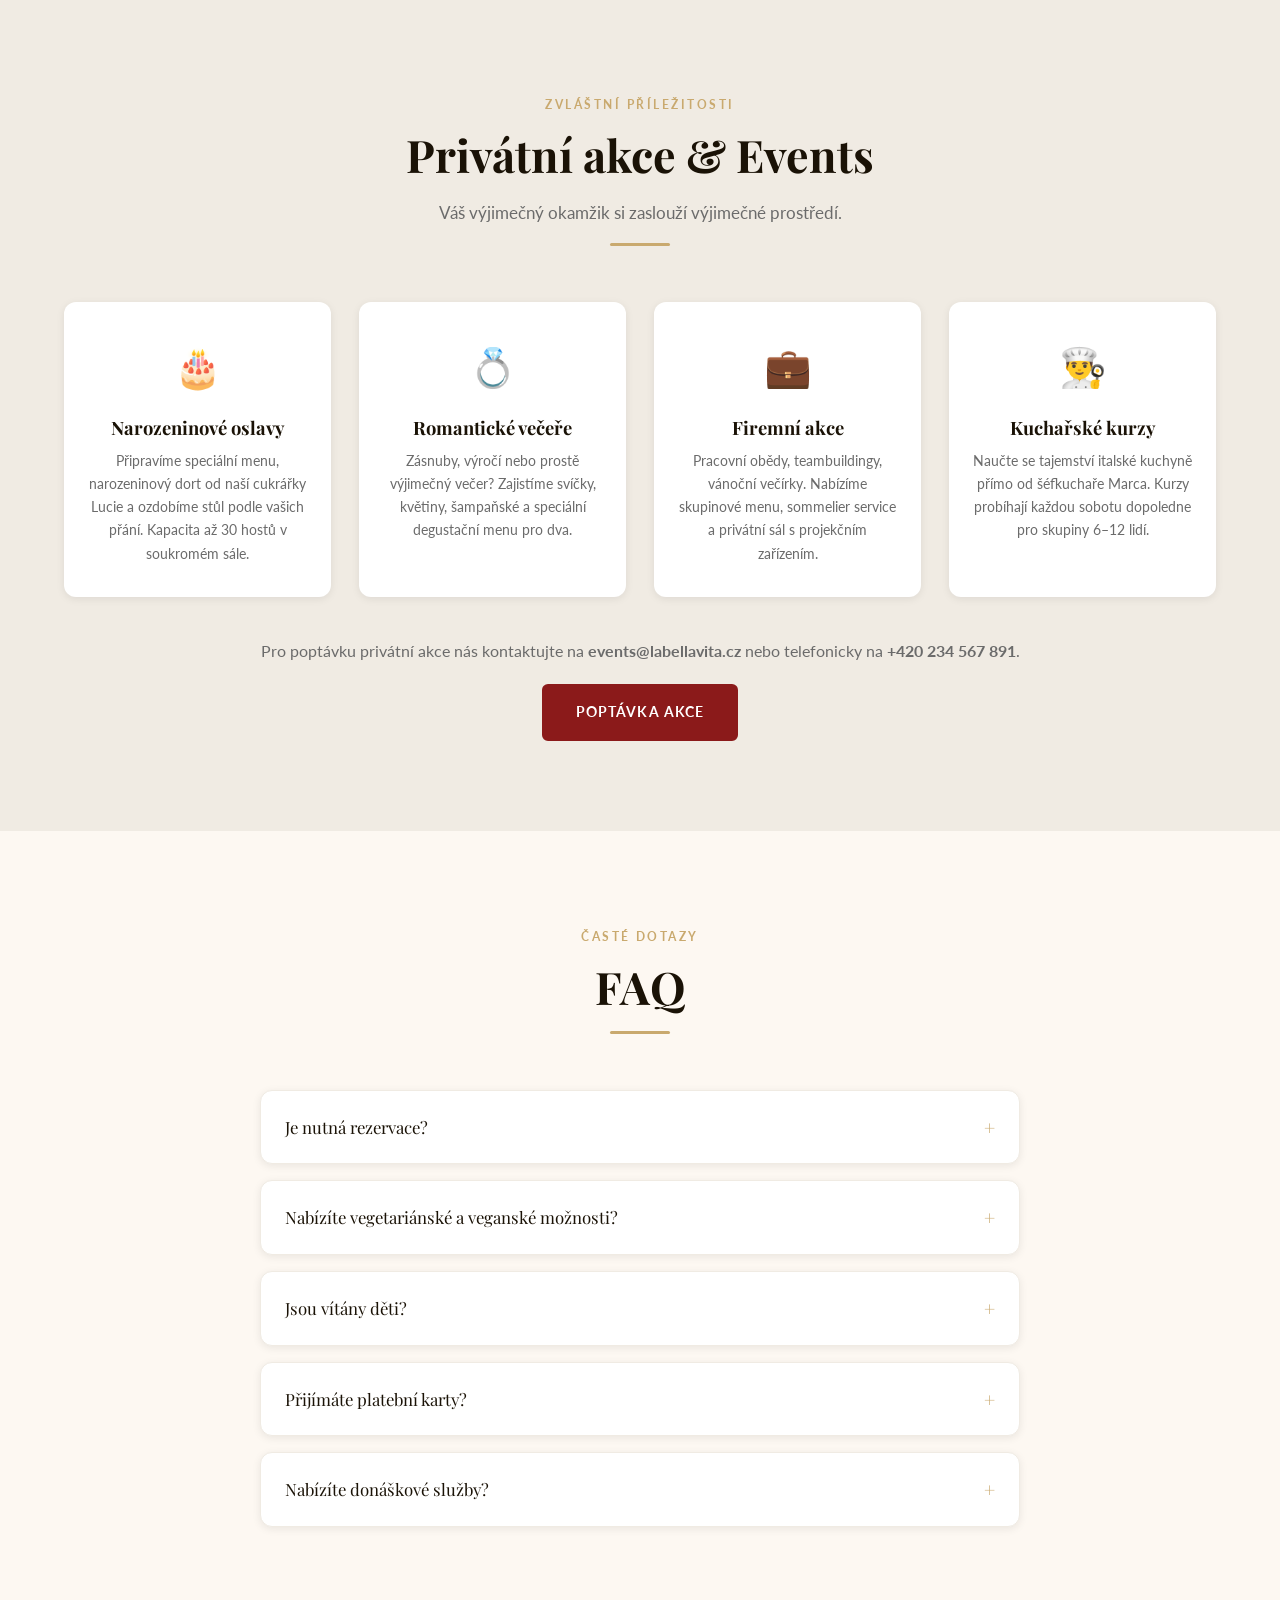
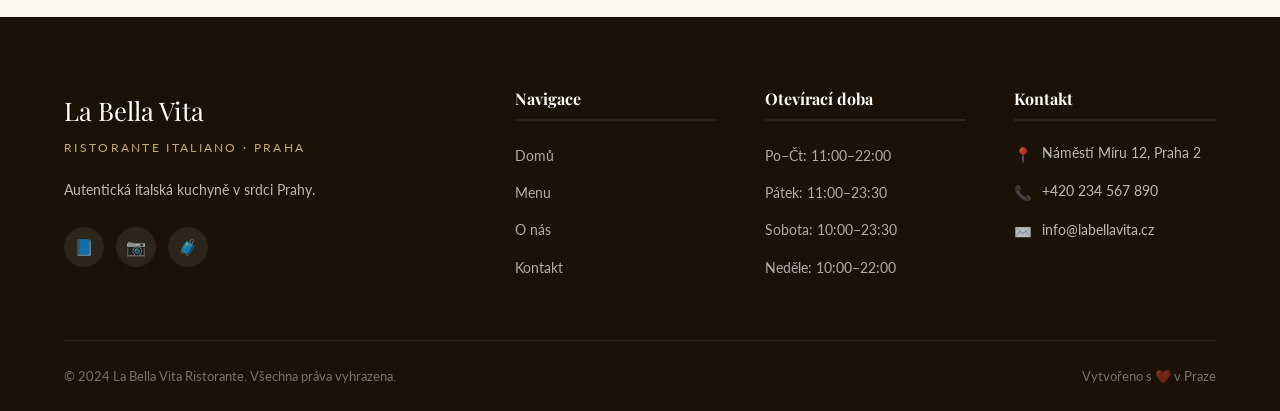
<file: contact.html>
<!DOCTYPE html>
<html lang="cs">
<head>
  <meta charset="UTF-8" />
  <meta name="viewport" content="width=device-width, initial-scale=1.0" />
  <meta name="description" content="Kontakt a rezervace – La Bella Vita. Rezervujte si stůl, napište nám nebo nás navštivte na Náměstí Míru 12, Praha 2." />
  <title>Kontakt & Rezervace – La Bella Vita Ristorante</title>

  <link rel="preconnect" href="https://fonts.googleapis.com" />
  <link rel="preconnect" href="https://fonts.gstatic.com" crossorigin />
  <link href="https://fonts.googleapis.com/css2?family=Playfair+Display:ital,wght@0,400;0,700;1,400&family=Lato:wght@300;400;700&display=swap" rel="stylesheet" />

  <link rel="stylesheet" href="css/style.css" />
</head>
<body>

  <!-- ===== HEADER ===== -->
  <header class="header header--scrolled" id="header">
    <div class="container">
      <nav class="nav">
        <a href="index.html" class="nav__logo">
          <span class="nav__logo-name">La Bella Vita</span>
          <span class="nav__logo-tagline">Ristorante Italiano</span>
        </a>

        <ul class="nav__links">
          <li><a href="index.html" class="nav__link">Domů</a></li>
          <li><a href="menu.html" class="nav__link">Menu</a></li>
          <li><a href="about.html" class="nav__link">O nás</a></li>
          <li><a href="contact.html" class="nav__link nav__link--active nav__reserve">Rezervace</a></li>
        </ul>

        <button class="nav__hamburger" id="hamburger" aria-label="Otevřít navigaci">
          <span></span><span></span><span></span>
        </button>
      </nav>
    </div>
    <nav class="nav__mobile" id="mobileNav">
      <ul class="nav__mobile-links">
        <li><a href="index.html">Domů</a></li>
        <li><a href="menu.html">Menu</a></li>
        <li><a href="about.html">O nás</a></li>
        <li><a href="contact.html" class="nav__link--active">Rezervace</a></li>
      </ul>
    </nav>
  </header>

  <!-- ===== PAGE HERO ===== -->
  <section class="page-hero">
    <div class="page-hero__bg hero__bg--contact css-img"></div>
    <div class="page-hero__overlay"></div>
    <div class="container">
      <div class="page-hero__content">
        <span class="page-hero__tag">✦ Těšíme se na vás ✦</span>
        <h1 class="page-hero__title">Kontakt &amp; Rezervace</h1>
        <p class="page-hero__subtitle">
          Rezervujte si stůl, napište nám nebo nás prostě přijďte navštívit.
        </p>
      </div>
    </div>
  </section>

  <!-- ===== MAIN CONTACT SECTION ===== -->
  <section class="section">
    <div class="container">
      <div class="contact__grid">

        <!-- Reservation Form -->
        <div class="contact__form-wrap">
          <h2 class="form__title">Rezervace stolu</h2>
          <p class="form__subtitle">
            Vyplňte formulář a my vás kontaktujeme s potvrzením do 2 hodin.
            Preferujete telefonát? Zavolejte na <strong>+420 234 567 890</strong>.
          </p>

          <form id="reservationForm" novalidate>
            <div class="form__row">
              <div class="form__group">
                <label class="form__label" for="firstName">Jméno *</label>
                <input class="form__input" type="text" id="firstName" name="firstName" placeholder="Jan" required />
              </div>
              <div class="form__group">
                <label class="form__label" for="lastName">Příjmení *</label>
                <input class="form__input" type="text" id="lastName" name="lastName" placeholder="Novák" required />
              </div>
            </div>

            <div class="form__row">
              <div class="form__group">
                <label class="form__label" for="email">E-mail *</label>
                <input class="form__input" type="email" id="email" name="email" placeholder="jan@example.com" required />
              </div>
              <div class="form__group">
                <label class="form__label" for="phone">Telefon *</label>
                <input class="form__input" type="tel" id="phone" name="phone" placeholder="+420 XXX XXX XXX" required />
              </div>
            </div>

            <div class="form__row">
              <div class="form__group">
                <label class="form__label" for="date">Datum *</label>
                <input class="form__input" type="date" id="date" name="date" required />
              </div>
              <div class="form__group">
                <label class="form__label" for="time">Čas *</label>
                <select class="form__select" id="time" name="time" required>
                  <option value="">Vyberte čas</option>
                  <option value="11:00">11:00</option>
                  <option value="11:30">11:30</option>
                  <option value="12:00">12:00</option>
                  <option value="12:30">12:30</option>
                  <option value="13:00">13:00</option>
                  <option value="13:30">13:30</option>
                  <option value="14:00">14:00</option>
                  <option value="18:00">18:00</option>
                  <option value="18:30">18:30</option>
                  <option value="19:00">19:00</option>
                  <option value="19:30">19:30</option>
                  <option value="20:00">20:00</option>
                  <option value="20:30">20:30</option>
                  <option value="21:00">21:00</option>
                  <option value="21:30">21:30</option>
                </select>
              </div>
            </div>

            <div class="form__row">
              <div class="form__group">
                <label class="form__label" for="guests">Počet hostů *</label>
                <select class="form__select" id="guests" name="guests" required>
                  <option value="">Počet osob</option>
                  <option value="1">1 osoba</option>
                  <option value="2">2 osoby</option>
                  <option value="3">3 osoby</option>
                  <option value="4">4 osoby</option>
                  <option value="5">5 osob</option>
                  <option value="6">6 osob</option>
                  <option value="7-10">7–10 osob</option>
                  <option value="11+">Více než 10 (firemní akce)</option>
                </select>
              </div>
              <div class="form__group">
                <label class="form__label" for="occasion">Příležitost</label>
                <select class="form__select" id="occasion" name="occasion">
                  <option value="">Žádná zvláštní</option>
                  <option value="birthday">Narozeniny</option>
                  <option value="anniversary">Výročí</option>
                  <option value="date">Romantická večeře</option>
                  <option value="business">Pracovní oběd/večeře</option>
                  <option value="family">Rodinná oslava</option>
                  <option value="other">Jiná příležitost</option>
                </select>
              </div>
            </div>

            <div class="form__group">
              <label class="form__label" for="allergies">Alergie &amp; dietní požadavky</label>
              <input class="form__input" type="text" id="allergies" name="allergies" placeholder="Např. bezlepková dieta, vegetarián, alergie na ořechy..." />
            </div>

            <div class="form__group">
              <label class="form__label" for="message">Poznámka</label>
              <textarea class="form__textarea" id="message" name="message" placeholder="Máte speciální přání? Rádi se postaráme o každý detail vaší návštěvy..."></textarea>
            </div>

            <button type="submit" class="btn btn--primary form__submit">
              Odeslat rezervaci
            </button>
          </form>

          <!-- Success message (hidden by default) -->
          <div id="formSuccess" style="display:none;margin-top:24px;padding:20px 24px;background:#e8f5e9;border-radius:var(--radius-md);border-left:4px solid #4caf50;">
            <h4 style="color:#2e7d32;margin-bottom:6px;">✅ Rezervace odeslána!</h4>
            <p style="color:#388e3c;font-size:0.92rem;margin:0;">Děkujeme! Potvrdíme vaši rezervaci e-mailem nebo telefonicky do 2 hodin.</p>
          </div>
        </div>

        <!-- Contact Info -->
        <div class="contact__info">

          <div class="contact__info-block">
            <h3 class="contact__info-title">
              <span>📍</span> Adresa
            </h3>
            <div class="contact__info-item">
              <span class="contact__info-icon">🏠</span>
              <span>Náměstí Míru 12<br />Praha 2, 120 00<br />Česká republika</span>
            </div>
            <div class="contact__info-item">
              <span class="contact__info-icon">🚇</span>
              <span>Metro A – stanice Náměstí Míru (2 min. pěšky)</span>
            </div>
            <div class="contact__info-item">
              <span class="contact__info-icon">🚌</span>
              <span>Tramvaj č. 4, 10, 16 – zastávka Náměstí Míru</span>
            </div>
            <div class="contact__info-item">
              <span class="contact__info-icon">🚗</span>
              <span>Parkoviště P+R – Vinohrady, 5 min. chůzí</span>
            </div>
          </div>

          <div class="contact__info-block">
            <h3 class="contact__info-title">
              <span>📞</span> Kontaktní údaje
            </h3>
            <div class="contact__info-item">
              <span class="contact__info-icon">📞</span>
              <a href="tel:+420234567890" style="color:var(--color-primary);font-weight:600;">+420 234 567 890</a>
            </div>
            <div class="contact__info-item">
              <span class="contact__info-icon">✉️</span>
              <a href="mailto:info@labellavita.cz" style="color:var(--color-primary);">info@labellavita.cz</a>
            </div>
            <div class="contact__info-item">
              <span class="contact__info-icon">📱</span>
              <span>WhatsApp: +420 234 567 890</span>
            </div>
          </div>

          <div class="contact__info-block">
            <h3 class="contact__info-title">
              <span>🕐</span> Otevírací doba
            </h3>
            <div class="contact__info-item">
              <span class="contact__info-icon">📅</span>
              <div>
                <div style="margin-bottom:4px;">Po – Čt: <strong>11:00 – 22:00</strong></div>
                <div style="margin-bottom:4px;">Pátek: <strong>11:00 – 23:30</strong></div>
                <div style="margin-bottom:4px;">Sobota: <strong>10:00 – 23:30</strong></div>
                <div>Neděle: <strong>10:00 – 22:00</strong></div>
              </div>
            </div>
            <div class="contact__info-item" style="margin-top:8px;">
              <span class="contact__info-icon">ℹ️</span>
              <span style="font-size:0.85rem;color:var(--color-gray);">Kuchyně se zavírá 30 minut před koncem otevírací doby</span>
            </div>
          </div>

          <div class="contact__map">
            <div class="contact__map-inner">
              <span class="contact__map-icon">🗺️</span>
              <strong>Náměstí Míru 12, Praha 2</strong>
              <span style="font-size:0.8rem;">Metro A – Náměstí Míru</span>
              <a href="https://maps.google.com/?q=Náměstí+Míru+12,+Praha+2" target="_blank" rel="noopener" class="btn btn--primary" style="margin-top:8px;font-size:0.8rem;padding:8px 18px;">
                Otevřít v Google Maps
              </a>
            </div>
          </div>

        </div>
      </div>
    </div>
  </section>

  <!-- ===== PRIVATE EVENTS ===== -->
  <section class="section section--alt">
    <div class="container">
      <div class="section__header">
        <span class="section__tag">Zvláštní příležitosti</span>
        <h2 class="section__title">Privátní akce &amp; Events</h2>
        <p class="section__subtitle">Váš výjimečný okamžik si zaslouží výjimečné prostředí.</p>
        <div class="divider"></div>
      </div>

      <div style="display:grid;grid-template-columns:repeat(auto-fit,minmax(260px,1fr));gap:28px;">

        <div class="value-card">
          <span class="value-card__icon">🎂</span>
          <h3 class="value-card__title">Narozeninové oslavy</h3>
          <p class="value-card__text">
            Připravíme speciální menu, narozeninový dort od naší cukrářky Lucie
            a ozdobíme stůl podle vašich přání. Kapacita až 30 hostů v soukromém sále.
          </p>
        </div>

        <div class="value-card">
          <span class="value-card__icon">💍</span>
          <h3 class="value-card__title">Romantické večeře</h3>
          <p class="value-card__text">
            Zásnuby, výročí nebo prostě výjimečný večer? Zajistíme svíčky, květiny,
            šampaňské a speciální degustační menu pro dva.
          </p>
        </div>

        <div class="value-card">
          <span class="value-card__icon">💼</span>
          <h3 class="value-card__title">Firemní akce</h3>
          <p class="value-card__text">
            Pracovní obědy, teambuildingy, vánoční večírky. Nabízíme skupinové menu,
            sommelier service a privátní sál s projekčním zařízením.
          </p>
        </div>

        <div class="value-card">
          <span class="value-card__icon">👨‍🍳</span>
          <h3 class="value-card__title">Kuchařské kurzy</h3>
          <p class="value-card__text">
            Naučte se tajemství italské kuchyně přímo od šéfkuchaře Marca. Kurzy
            probíhají každou sobotu dopoledne pro skupiny 6–12 lidí.
          </p>
        </div>

      </div>

      <div style="text-align:center;margin-top:40px;">
        <p style="color:var(--color-gray);margin-bottom:20px;">
          Pro poptávku privátní akce nás kontaktujte na <strong>events@labellavita.cz</strong>
          nebo telefonicky na <strong>+420 234 567 891</strong>.
        </p>
        <a href="mailto:events@labellavita.cz" class="btn btn--primary">Poptávka akce</a>
      </div>
    </div>
  </section>

  <!-- ===== FAQ ===== -->
  <section class="section">
    <div class="container">
      <div class="section__header">
        <span class="section__tag">Časté dotazy</span>
        <h2 class="section__title">FAQ</h2>
        <div class="divider"></div>
      </div>

      <div style="max-width:760px;margin:0 auto;display:flex;flex-direction:column;gap:16px;">

        <details style="background:var(--color-white);border-radius:var(--radius-md);padding:20px 24px;box-shadow:var(--shadow-sm);border:1px solid var(--color-gray-light);">
          <summary style="font-family:var(--font-heading);font-size:1.05rem;cursor:pointer;list-style:none;display:flex;justify-content:space-between;align-items:center;">
            Je nutná rezervace?
            <span style="font-size:1.2rem;color:var(--color-secondary);">+</span>
          </summary>
          <p style="margin-top:14px;font-size:0.92rem;color:var(--color-gray);">
            Rezervaci doporučujeme, ale nevyžadujeme. O víkendech a svátcích jsou stoly obsazeny rychle,
            proto doporučujeme rezervovat alespoň 2–3 dny předem. Na pracovní dny obvykle místo naleznete i bez rezervace.
          </p>
        </details>

        <details style="background:var(--color-white);border-radius:var(--radius-md);padding:20px 24px;box-shadow:var(--shadow-sm);border:1px solid var(--color-gray-light);">
          <summary style="font-family:var(--font-heading);font-size:1.05rem;cursor:pointer;list-style:none;display:flex;justify-content:space-between;align-items:center;">
            Nabízíte vegetariánské a veganské možnosti?
            <span style="font-size:1.2rem;color:var(--color-secondary);">+</span>
          </summary>
          <p style="margin-top:14px;font-size:0.92rem;color:var(--color-gray);">
            Ano! Naše menu obsahuje řadu vegetariánských a veganských jídel označených příslušnými ikonami.
            Pokud máte specifické požadavky, informujte nás při rezervaci a kuchař připraví speciální menu.
          </p>
        </details>

        <details style="background:var(--color-white);border-radius:var(--radius-md);padding:20px 24px;box-shadow:var(--shadow-sm);border:1px solid var(--color-gray-light);">
          <summary style="font-family:var(--font-heading);font-size:1.05rem;cursor:pointer;list-style:none;display:flex;justify-content:space-between;align-items:center;">
            Jsou vítány děti?
            <span style="font-size:1.2rem;color:var(--color-secondary);">+</span>
          </summary>
          <p style="margin-top:14px;font-size:0.92rem;color:var(--color-gray);">
            Samozřejmě! Jsme rodinná restaurace a děti jsou vždy vítány. Máme dětské menu,
            jídelní židličky a drobné aktivity, aby se děti dobře bavily. Prostě jako v italské rodině!
          </p>
        </details>

        <details style="background:var(--color-white);border-radius:var(--radius-md);padding:20px 24px;box-shadow:var(--shadow-sm);border:1px solid var(--color-gray-light);">
          <summary style="font-family:var(--font-heading);font-size:1.05rem;cursor:pointer;list-style:none;display:flex;justify-content:space-between;align-items:center;">
            Přijímáte platební karty?
            <span style="font-size:1.2rem;color:var(--color-secondary);">+</span>
          </summary>
          <p style="margin-top:14px;font-size:0.92rem;color:var(--color-gray);">
            Ano, přijímáme všechny hlavní platební karty (Visa, Mastercard, American Express)
            a také Apple Pay a Google Pay. Samozřejmě přijímáme i hotovost.
          </p>
        </details>

        <details style="background:var(--color-white);border-radius:var(--radius-md);padding:20px 24px;box-shadow:var(--shadow-sm);border:1px solid var(--color-gray-light);">
          <summary style="font-family:var(--font-heading);font-size:1.05rem;cursor:pointer;list-style:none;display:flex;justify-content:space-between;align-items:center;">
            Nabízíte donáškové služby?
            <span style="font-size:1.2rem;color:var(--color-secondary);">+</span>
          </summary>
          <p style="margin-top:14px;font-size:0.92rem;color:var(--color-gray);">
            Ano! Nabízíme donáškové služby přes naše vlastní doručení (Praha 1, 2, 3)
            nebo přes aplikace Bolt Food a Wolt. Minimální objednávka je 350 Kč.
          </p>
        </details>

      </div>
    </div>
  </section>

  <!-- ===== FOOTER ===== -->
  <footer class="footer">
    <div class="container">
      <div class="footer__grid">
        <div class="footer__brand">
          <div class="footer__brand-name">La Bella Vita</div>
          <div class="footer__brand-tagline">Ristorante Italiano · Praha</div>
          <p class="footer__brand-desc">
            Autentická italská kuchyně v srdci Prahy.
          </p>
          <div class="footer__social">
            <a href="#" class="footer__social-link" aria-label="Facebook">📘</a>
            <a href="#" class="footer__social-link" aria-label="Instagram">📷</a>
            <a href="#" class="footer__social-link" aria-label="TripAdvisor">🧳</a>
          </div>
        </div>

        <div>
          <h4 class="footer__col-title">Navigace</h4>
          <ul class="footer__links">
            <li><a href="index.html" class="footer__link">Domů</a></li>
            <li><a href="menu.html" class="footer__link">Menu</a></li>
            <li><a href="about.html" class="footer__link">O nás</a></li>
            <li><a href="contact.html" class="footer__link">Kontakt</a></li>
          </ul>
        </div>

        <div>
          <h4 class="footer__col-title">Otevírací doba</h4>
          <ul class="footer__links">
            <li><span class="footer__link">Po–Čt: 11:00–22:00</span></li>
            <li><span class="footer__link">Pátek: 11:00–23:30</span></li>
            <li><span class="footer__link">Sobota: 10:00–23:30</span></li>
            <li><span class="footer__link">Neděle: 10:00–22:00</span></li>
          </ul>
        </div>

        <div>
          <h4 class="footer__col-title">Kontakt</h4>
          <div class="footer__contact-item">
            <span class="footer__contact-icon">📍</span>
            <span>Náměstí Míru 12, Praha 2</span>
          </div>
          <div class="footer__contact-item">
            <span class="footer__contact-icon">📞</span>
            <span>+420 234 567 890</span>
          </div>
          <div class="footer__contact-item">
            <span class="footer__contact-icon">✉️</span>
            <span>info@labellavita.cz</span>
          </div>
        </div>
      </div>

      <div class="footer__bottom">
        <span>© 2024 La Bella Vita Ristorante. Všechna práva vyhrazena.</span>
        <span>Vytvořeno s ❤️ v Praze</span>
      </div>
    </div>
  </footer>

  <script>
    const header = document.getElementById('header');
    window.addEventListener('scroll', () => {
      header.classList.toggle('header--scrolled', window.scrollY > 50);
    });

    const hamburger = document.getElementById('hamburger');
    const mobileNav = document.getElementById('mobileNav');
    hamburger.addEventListener('click', () => {
      hamburger.classList.toggle('open');
      mobileNav.classList.toggle('open');
    });

    document.querySelectorAll('.nav__mobile-links a').forEach(link => {
      link.addEventListener('click', () => {
        hamburger.classList.remove('open');
        mobileNav.classList.remove('open');
      });
    });

    // Set minimum date to today
    const dateInput = document.getElementById('date');
    const today = new Date().toISOString().split('T')[0];
    dateInput.setAttribute('min', today);

    // Form submission handler (demo)
    document.getElementById('reservationForm').addEventListener('submit', function(e) {
      e.preventDefault();
      const requiredFields = this.querySelectorAll('[required]');
      let valid = true;

      requiredFields.forEach(field => {
        if (!field.value.trim()) {
          valid = false;
          field.style.borderColor = 'var(--color-primary)';
        } else {
          field.style.borderColor = '';
        }
      });

      if (valid) {
        this.style.display = 'none';
        document.getElementById('formSuccess').style.display = 'block';
        window.scrollTo({ top: document.getElementById('formSuccess').offsetTop - 100, behavior: 'smooth' });
      }
    });

    // FAQ accordion enhancement
    document.querySelectorAll('details').forEach(detail => {
      detail.addEventListener('toggle', function() {
        const icon = this.querySelector('summary span:last-child');
        if (icon) icon.textContent = this.open ? '−' : '+';
      });
    });
  </script>
</body>
</html>
</file>
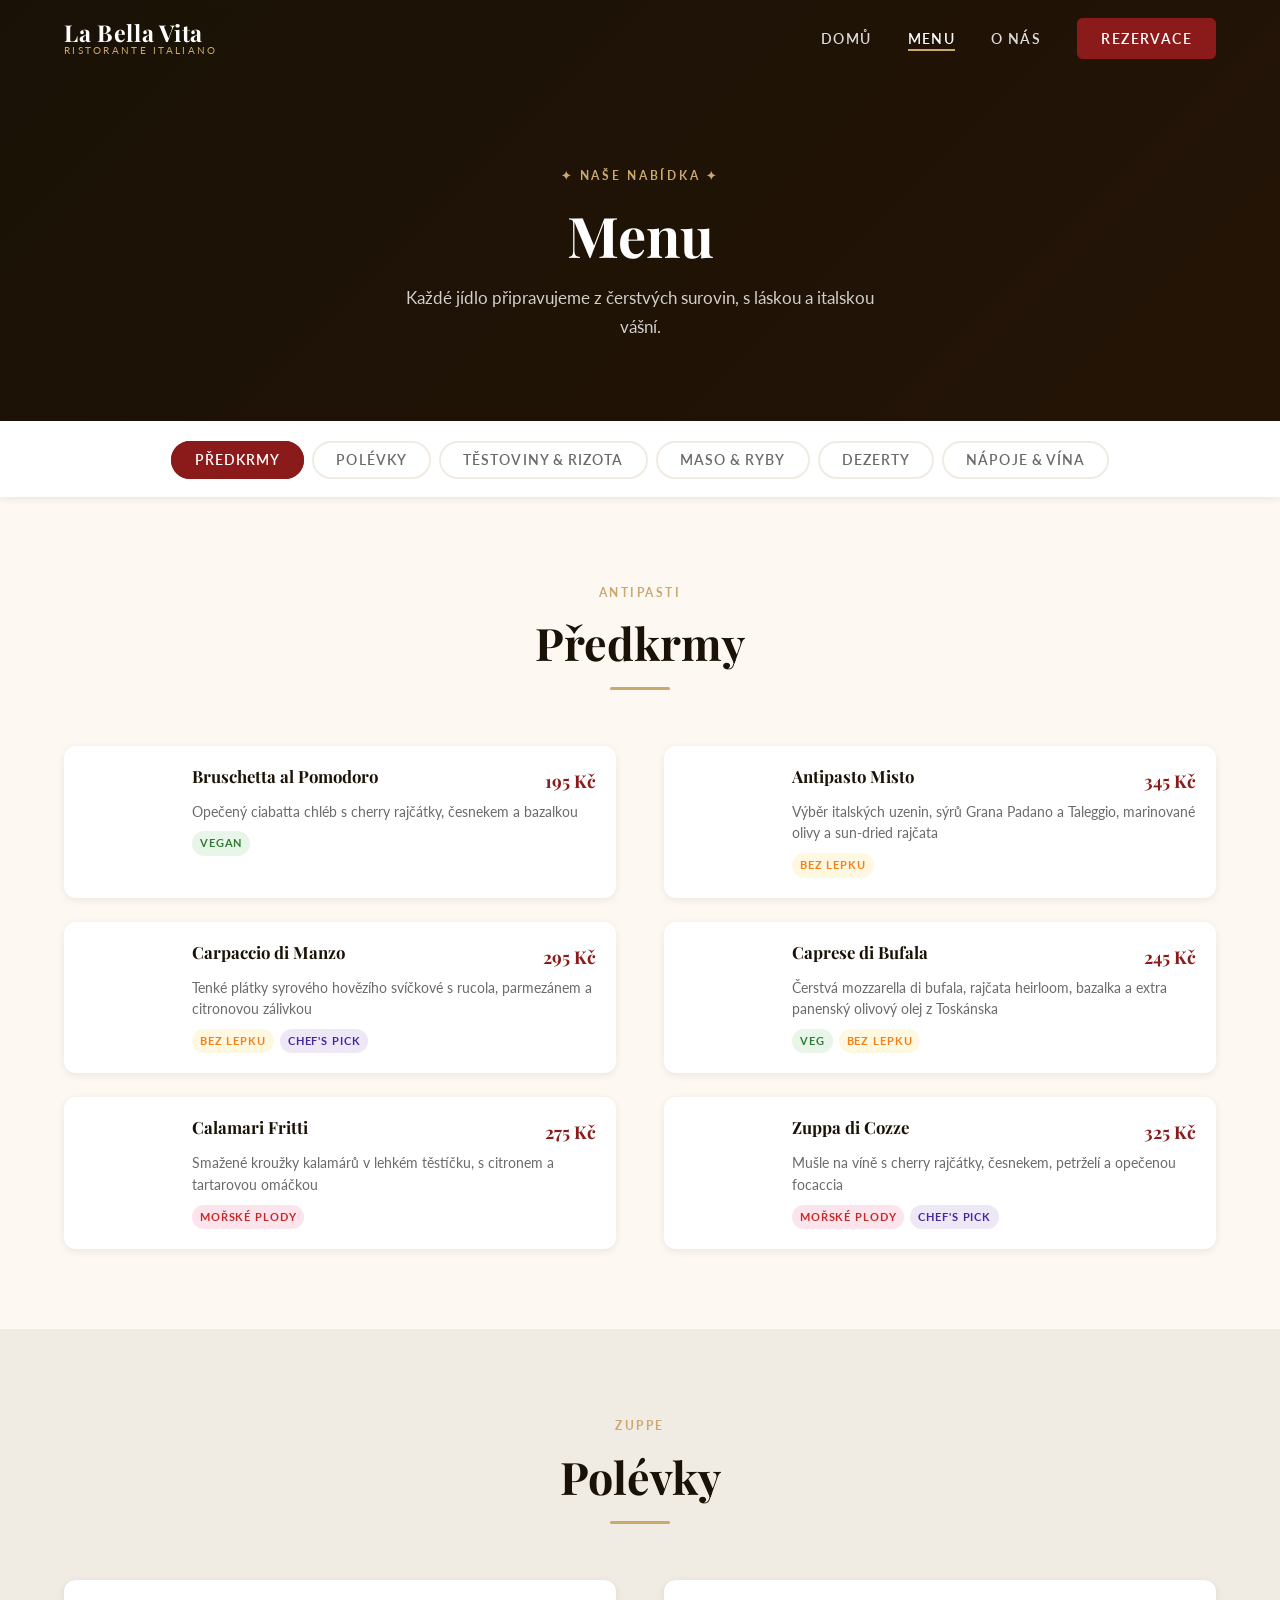
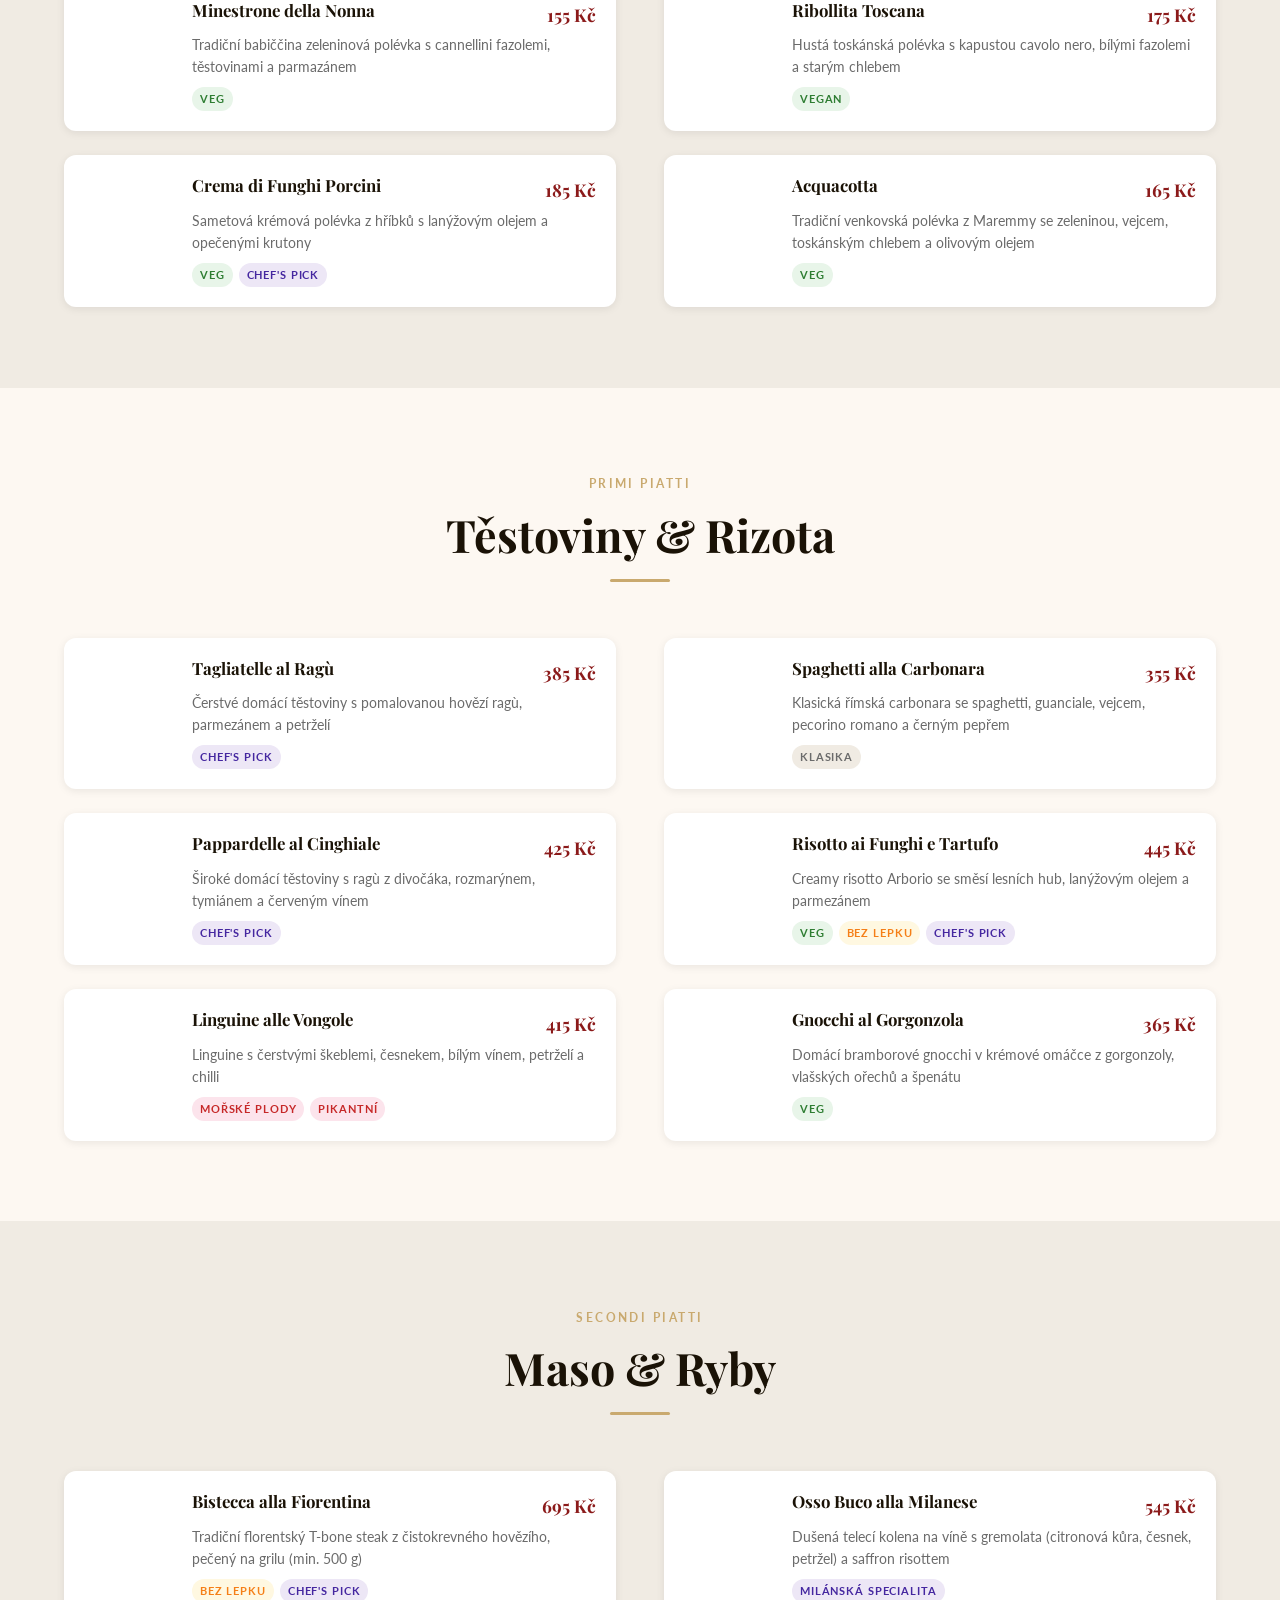
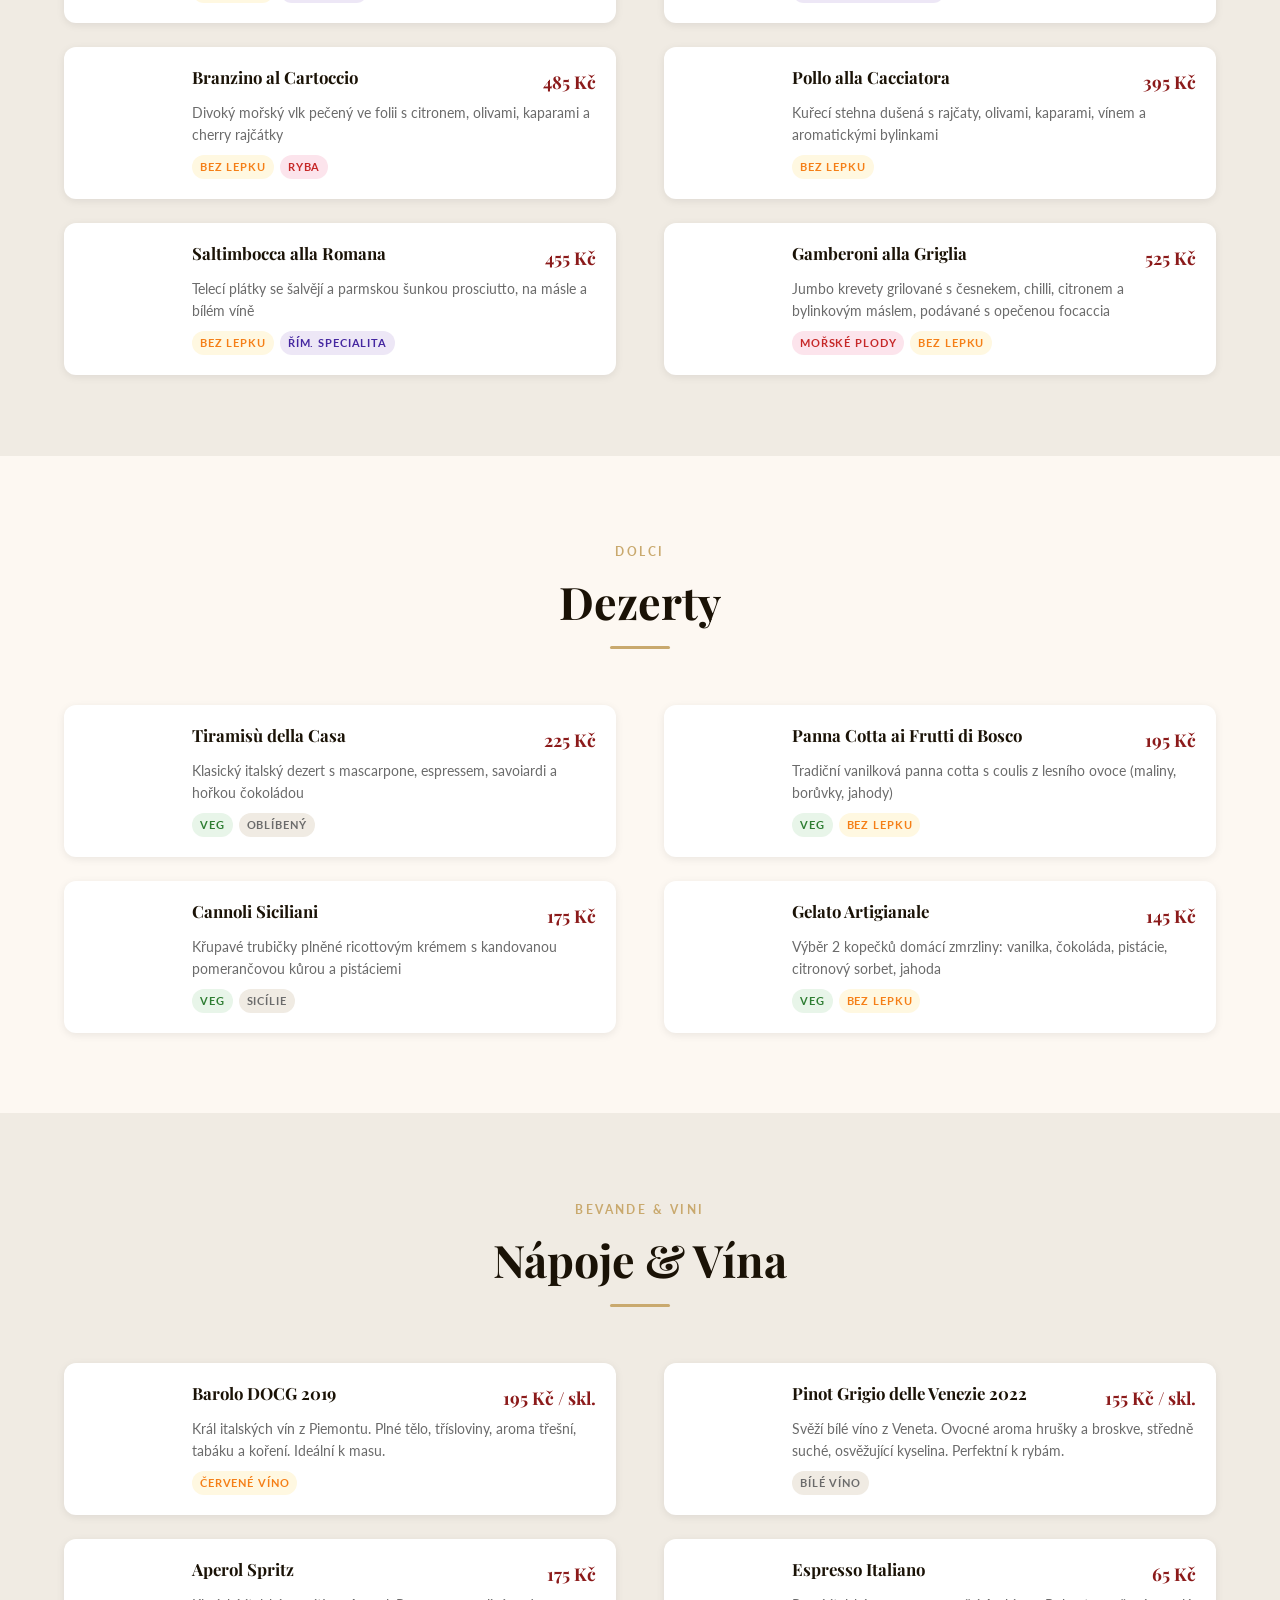
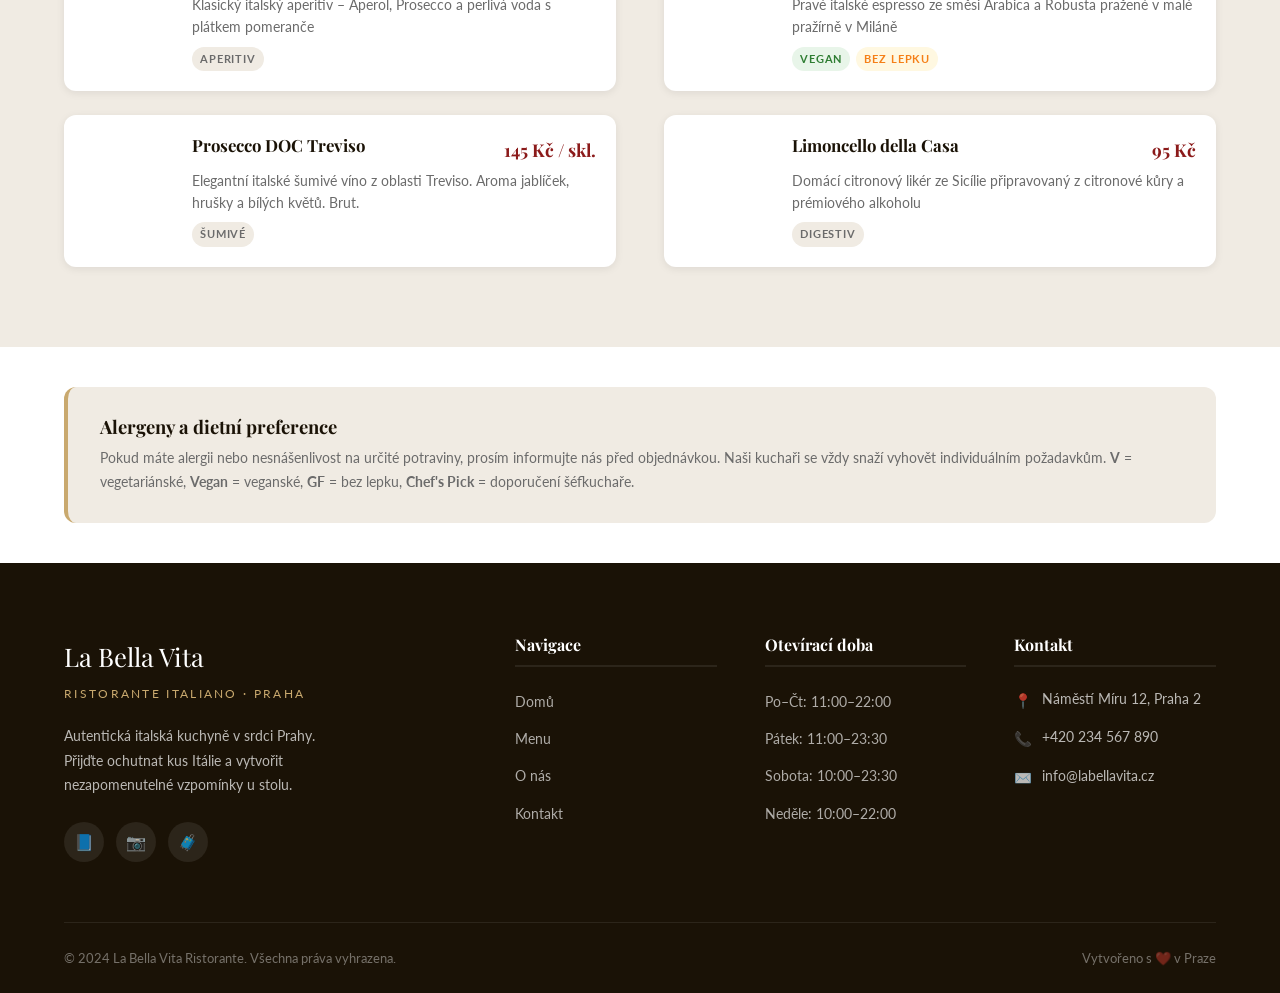
<file: menu.html>
<!DOCTYPE html>
<html lang="cs">
<head>
  <meta charset="UTF-8" />
  <meta name="viewport" content="width=device-width, initial-scale=1.0" />
  <meta name="description" content="Menu La Bella Vita – Autentická italská kuchyně. Předkrmy, polévky, těstoviny, rizota, maso, ryby, dezerty a nápoje." />
  <title>Menu – La Bella Vita Ristorante</title>

  <link rel="preconnect" href="https://fonts.googleapis.com" />
  <link rel="preconnect" href="https://fonts.gstatic.com" crossorigin />
  <link href="https://fonts.googleapis.com/css2?family=Playfair+Display:ital,wght@0,400;0,700;1,400&family=Lato:wght@300;400;700&display=swap" rel="stylesheet" />

  <link rel="stylesheet" href="css/style.css" />
</head>
<body>

  <!-- ===== HEADER ===== -->
  <header class="header header--scrolled" id="header">
    <div class="container">
      <nav class="nav">
        <a href="index.html" class="nav__logo">
          <span class="nav__logo-name">La Bella Vita</span>
          <span class="nav__logo-tagline">Ristorante Italiano</span>
        </a>

        <ul class="nav__links">
          <li><a href="index.html" class="nav__link">Domů</a></li>
          <li><a href="menu.html" class="nav__link nav__link--active">Menu</a></li>
          <li><a href="about.html" class="nav__link">O nás</a></li>
          <li><a href="contact.html" class="nav__link nav__reserve">Rezervace</a></li>
        </ul>

        <button class="nav__hamburger" id="hamburger" aria-label="Otevřít navigaci">
          <span></span><span></span><span></span>
        </button>
      </nav>
    </div>
    <nav class="nav__mobile" id="mobileNav">
      <ul class="nav__mobile-links">
        <li><a href="index.html">Domů</a></li>
        <li><a href="menu.html" class="nav__link--active">Menu</a></li>
        <li><a href="about.html">O nás</a></li>
        <li><a href="contact.html">Rezervace</a></li>
      </ul>
    </nav>
  </header>

  <!-- ===== PAGE HERO ===== -->
  <section class="page-hero">
    <div class="page-hero__bg hero__bg--menu css-img"></div>
    <div class="page-hero__overlay"></div>
    <div class="container">
      <div class="page-hero__content">
        <span class="page-hero__tag">✦ Naše nabídka ✦</span>
        <h1 class="page-hero__title">Menu</h1>
        <p class="page-hero__subtitle">
          Každé jídlo připravujeme z čerstvých surovin, s láskou a italskou vášní.
        </p>
      </div>
    </div>
  </section>

  <!-- ===== MENU NAV ===== -->
  <div class="menu-nav">
    <div class="container">
      <ul class="menu-nav__list">
        <li><a href="#predkrmy" class="menu-nav__btn menu-nav__btn--active">Předkrmy</a></li>
        <li><a href="#polevky" class="menu-nav__btn">Polévky</a></li>
        <li><a href="#testoviny" class="menu-nav__btn">Těstoviny & Rizota</a></li>
        <li><a href="#maso" class="menu-nav__btn">Maso & Ryby</a></li>
        <li><a href="#dezerty" class="menu-nav__btn">Dezerty</a></li>
        <li><a href="#napoje" class="menu-nav__btn">Nápoje & Vína</a></li>
      </ul>
    </div>
  </div>

  <!-- ===== PŘEDKRMY ===== -->
  <section class="menu-section" id="predkrmy">
    <div class="container">
      <div class="section__header">
        <span class="section__tag">Antipasti</span>
        <h2 class="section__title">Předkrmy</h2>
        <div class="divider"></div>
      </div>

      <div class="menu-grid">
        <div class="menu-item">
          <div class="menu-item__image css-img img--bruschetta" style="border-radius:6px;"></div>
          <div class="menu-item__body">
            <div class="menu-item__header">
              <h4 class="menu-item__name">Bruschetta al Pomodoro</h4>
              <span class="menu-item__price">195 Kč</span>
            </div>
            <p class="menu-item__description">Opečený ciabatta chléb s cherry rajčátky, česnekem a bazalkou</p>
            <div class="menu-item__tags">
              <span class="menu-item__tag menu-item__tag--v">Vegan</span>
            </div>
          </div>
        </div>

        <div class="menu-item">
          <div class="menu-item__image css-img" style="background-image:url('https://images.unsplash.com/photo-1610614819513-58e34989848b?w=400&auto=format&fit=crop');border-radius:6px;"></div>
          <div class="menu-item__body">
            <div class="menu-item__header">
              <h4 class="menu-item__name">Antipasto Misto</h4>
              <span class="menu-item__price">345 Kč</span>
            </div>
            <p class="menu-item__description">Výběr italských uzenin, sýrů Grana Padano a Taleggio, marinované olivy a sun-dried rajčata</p>
            <div class="menu-item__tags">
              <span class="menu-item__tag menu-item__tag--gf">Bez lepku</span>
            </div>
          </div>
        </div>

        <div class="menu-item">
          <div class="menu-item__image css-img" style="background-image:url('https://images.unsplash.com/photo-1574894709920-11b28e7367e3?w=400&auto=format&fit=crop');border-radius:6px;"></div>
          <div class="menu-item__body">
            <div class="menu-item__header">
              <h4 class="menu-item__name">Carpaccio di Manzo</h4>
              <span class="menu-item__price">295 Kč</span>
            </div>
            <p class="menu-item__description">Tenké plátky syrového hovězího svíčkové s rucola, parmezánem a citronovou zálivkou</p>
            <div class="menu-item__tags">
              <span class="menu-item__tag menu-item__tag--gf">Bez lepku</span>
              <span class="menu-item__tag menu-item__tag--chef">Chef's Pick</span>
            </div>
          </div>
        </div>

        <div class="menu-item">
          <div class="menu-item__image css-img" style="background-image:url('https://images.unsplash.com/photo-1565299585323-38d6b0865b47?w=400&auto=format&fit=crop');border-radius:6px;"></div>
          <div class="menu-item__body">
            <div class="menu-item__header">
              <h4 class="menu-item__name">Caprese di Bufala</h4>
              <span class="menu-item__price">245 Kč</span>
            </div>
            <p class="menu-item__description">Čerstvá mozzarella di bufala, rajčata heirloom, bazalka a extra panenský olivový olej z Toskánska</p>
            <div class="menu-item__tags">
              <span class="menu-item__tag menu-item__tag--v">Veg</span>
              <span class="menu-item__tag menu-item__tag--gf">Bez lepku</span>
            </div>
          </div>
        </div>

        <div class="menu-item">
          <div class="menu-item__image css-img" style="background-image:url('https://images.unsplash.com/photo-1515443961218-a51367888e4b?w=400&auto=format&fit=crop');border-radius:6px;"></div>
          <div class="menu-item__body">
            <div class="menu-item__header">
              <h4 class="menu-item__name">Calamari Fritti</h4>
              <span class="menu-item__price">275 Kč</span>
            </div>
            <p class="menu-item__description">Smažené kroužky kalamárů v lehkém těstíčku, s citronem a tartarovou omáčkou</p>
            <div class="menu-item__tags">
              <span class="menu-item__tag menu-item__tag--sp">Mořské plody</span>
            </div>
          </div>
        </div>

        <div class="menu-item">
          <div class="menu-item__image css-img" style="background-image:url('https://images.unsplash.com/photo-1547592166-23ac45744acd?w=400&auto=format&fit=crop');border-radius:6px;"></div>
          <div class="menu-item__body">
            <div class="menu-item__header">
              <h4 class="menu-item__name">Zuppa di Cozze</h4>
              <span class="menu-item__price">325 Kč</span>
            </div>
            <p class="menu-item__description">Mušle na víně s cherry rajčátky, česnekem, petrželí a opečenou focaccia</p>
            <div class="menu-item__tags">
              <span class="menu-item__tag menu-item__tag--sp">Mořské plody</span>
              <span class="menu-item__tag menu-item__tag--chef">Chef's Pick</span>
            </div>
          </div>
        </div>
      </div>
    </div>
  </section>

  <!-- ===== POLÉVKY ===== -->
  <section class="menu-section menu-section--alt" id="polevky">
    <div class="container">
      <div class="section__header">
        <span class="section__tag">Zuppe</span>
        <h2 class="section__title">Polévky</h2>
        <div class="divider"></div>
      </div>

      <div class="menu-grid">
        <div class="menu-item">
          <div class="menu-item__image css-img" style="background-image:url('https://images.unsplash.com/photo-1547592180-85f173990554?w=400&auto=format&fit=crop');border-radius:6px;"></div>
          <div class="menu-item__body">
            <div class="menu-item__header">
              <h4 class="menu-item__name">Minestrone della Nonna</h4>
              <span class="menu-item__price">155 Kč</span>
            </div>
            <p class="menu-item__description">Tradiční babiččina zeleninová polévka s cannellini fazolemi, těstovinami a parmazánem</p>
            <div class="menu-item__tags">
              <span class="menu-item__tag menu-item__tag--v">Veg</span>
            </div>
          </div>
        </div>

        <div class="menu-item">
          <div class="menu-item__image css-img" style="background-image:url('https://images.unsplash.com/photo-1604152135912-04a022e23696?w=400&auto=format&fit=crop');border-radius:6px;"></div>
          <div class="menu-item__body">
            <div class="menu-item__header">
              <h4 class="menu-item__name">Ribollita Toscana</h4>
              <span class="menu-item__price">175 Kč</span>
            </div>
            <p class="menu-item__description">Hustá toskánská polévka s kapustou cavolo nero, bílými fazolemi a starým chlebem</p>
            <div class="menu-item__tags">
              <span class="menu-item__tag menu-item__tag--v">Vegan</span>
            </div>
          </div>
        </div>

        <div class="menu-item">
          <div class="menu-item__image css-img" style="background-image:url('https://images.unsplash.com/photo-1569050467447-ce54b3bbc37d?w=400&auto=format&fit=crop');border-radius:6px;"></div>
          <div class="menu-item__body">
            <div class="menu-item__header">
              <h4 class="menu-item__name">Crema di Funghi Porcini</h4>
              <span class="menu-item__price">185 Kč</span>
            </div>
            <p class="menu-item__description">Sametová krémová polévka z hříbků s lanýžovým olejem a opečenými krutony</p>
            <div class="menu-item__tags">
              <span class="menu-item__tag menu-item__tag--v">Veg</span>
              <span class="menu-item__tag menu-item__tag--chef">Chef's Pick</span>
            </div>
          </div>
        </div>

        <div class="menu-item">
          <div class="menu-item__image css-img" style="background-image:url('https://images.unsplash.com/photo-1614977645540-7abd9dab0fc0?w=400&auto=format&fit=crop');border-radius:6px;"></div>
          <div class="menu-item__body">
            <div class="menu-item__header">
              <h4 class="menu-item__name">Acquacotta</h4>
              <span class="menu-item__price">165 Kč</span>
            </div>
            <p class="menu-item__description">Tradiční venkovská polévka z Maremmy se zeleninou, vejcem, toskánským chlebem a olivovým olejem</p>
            <div class="menu-item__tags">
              <span class="menu-item__tag menu-item__tag--v">Veg</span>
            </div>
          </div>
        </div>
      </div>
    </div>
  </section>

  <!-- ===== TĚSTOVINY & RIZOTA ===== -->
  <section class="menu-section" id="testoviny">
    <div class="container">
      <div class="section__header">
        <span class="section__tag">Primi Piatti</span>
        <h2 class="section__title">Těstoviny &amp; Rizota</h2>
        <div class="divider"></div>
      </div>

      <div class="menu-grid">
        <div class="menu-item">
          <div class="menu-item__image css-img img--pasta" style="border-radius:6px;"></div>
          <div class="menu-item__body">
            <div class="menu-item__header">
              <h4 class="menu-item__name">Tagliatelle al Ragù</h4>
              <span class="menu-item__price">385 Kč</span>
            </div>
            <p class="menu-item__description">Čerstvé domácí těstoviny s pomalovanou hovězí ragù, parmezánem a petrželí</p>
            <div class="menu-item__tags">
              <span class="menu-item__tag menu-item__tag--chef">Chef's Pick</span>
            </div>
          </div>
        </div>

        <div class="menu-item">
          <div class="menu-item__image css-img" style="background-image:url('https://images.unsplash.com/photo-1612874742237-6526221588e3?w=400&auto=format&fit=crop');border-radius:6px;"></div>
          <div class="menu-item__body">
            <div class="menu-item__header">
              <h4 class="menu-item__name">Spaghetti alla Carbonara</h4>
              <span class="menu-item__price">355 Kč</span>
            </div>
            <p class="menu-item__description">Klasická římská carbonara se spaghetti, guanciale, vejcem, pecorino romano a černým pepřem</p>
            <div class="menu-item__tags">
              <span class="menu-item__tag">Klasika</span>
            </div>
          </div>
        </div>

        <div class="menu-item">
          <div class="menu-item__image css-img" style="background-image:url('https://images.unsplash.com/photo-1473093295043-cdd812d0e601?w=400&auto=format&fit=crop');border-radius:6px;"></div>
          <div class="menu-item__body">
            <div class="menu-item__header">
              <h4 class="menu-item__name">Pappardelle al Cinghiale</h4>
              <span class="menu-item__price">425 Kč</span>
            </div>
            <p class="menu-item__description">Široké domácí těstoviny s ragù z divočáka, rozmarýnem, tymiánem a červeným vínem</p>
            <div class="menu-item__tags">
              <span class="menu-item__tag menu-item__tag--chef">Chef's Pick</span>
            </div>
          </div>
        </div>

        <div class="menu-item">
          <div class="menu-item__image css-img" style="background-image:url('https://images.unsplash.com/photo-1563379926898-05f4575a45d8?w=400&auto=format&fit=crop');border-radius:6px;"></div>
          <div class="menu-item__body">
            <div class="menu-item__header">
              <h4 class="menu-item__name">Risotto ai Funghi e Tartufo</h4>
              <span class="menu-item__price">445 Kč</span>
            </div>
            <p class="menu-item__description">Creamy risotto Arborio se směsí lesních hub, lanýžovým olejem a parmezánem</p>
            <div class="menu-item__tags">
              <span class="menu-item__tag menu-item__tag--v">Veg</span>
              <span class="menu-item__tag menu-item__tag--gf">Bez lepku</span>
              <span class="menu-item__tag menu-item__tag--chef">Chef's Pick</span>
            </div>
          </div>
        </div>

        <div class="menu-item">
          <div class="menu-item__image css-img" style="background-image:url('https://images.unsplash.com/photo-1551183053-bf91798d792b?w=400&auto=format&fit=crop');border-radius:6px;"></div>
          <div class="menu-item__body">
            <div class="menu-item__header">
              <h4 class="menu-item__name">Linguine alle Vongole</h4>
              <span class="menu-item__price">415 Kč</span>
            </div>
            <p class="menu-item__description">Linguine s čerstvými škeblemi, česnekem, bílým vínem, petrželí a chilli</p>
            <div class="menu-item__tags">
              <span class="menu-item__tag menu-item__tag--sp">Mořské plody</span>
              <span class="menu-item__tag menu-item__tag--sp">Pikantní</span>
            </div>
          </div>
        </div>

        <div class="menu-item">
          <div class="menu-item__image css-img" style="background-image:url('https://images.unsplash.com/photo-1595295333158-4742f28fbd85?w=400&auto=format&fit=crop');border-radius:6px;"></div>
          <div class="menu-item__body">
            <div class="menu-item__header">
              <h4 class="menu-item__name">Gnocchi al Gorgonzola</h4>
              <span class="menu-item__price">365 Kč</span>
            </div>
            <p class="menu-item__description">Domácí bramborové gnocchi v krémové omáčce z gorgonzoly, vlašských ořechů a špenátu</p>
            <div class="menu-item__tags">
              <span class="menu-item__tag menu-item__tag--v">Veg</span>
            </div>
          </div>
        </div>
      </div>
    </div>
  </section>

  <!-- ===== MASO & RYBY ===== -->
  <section class="menu-section menu-section--alt" id="maso">
    <div class="container">
      <div class="section__header">
        <span class="section__tag">Secondi Piatti</span>
        <h2 class="section__title">Maso &amp; Ryby</h2>
        <div class="divider"></div>
      </div>

      <div class="menu-grid">
        <div class="menu-item">
          <div class="menu-item__image css-img img--steak" style="border-radius:6px;"></div>
          <div class="menu-item__body">
            <div class="menu-item__header">
              <h4 class="menu-item__name">Bistecca alla Fiorentina</h4>
              <span class="menu-item__price">695 Kč</span>
            </div>
            <p class="menu-item__description">Tradiční florentský T-bone steak z čistokrevného hovězího, pečený na grilu (min. 500 g)</p>
            <div class="menu-item__tags">
              <span class="menu-item__tag menu-item__tag--gf">Bez lepku</span>
              <span class="menu-item__tag menu-item__tag--chef">Chef's Pick</span>
            </div>
          </div>
        </div>

        <div class="menu-item">
          <div class="menu-item__image css-img" style="background-image:url('https://images.unsplash.com/photo-1604909052743-94e838986d24?w=400&auto=format&fit=crop');border-radius:6px;"></div>
          <div class="menu-item__body">
            <div class="menu-item__header">
              <h4 class="menu-item__name">Osso Buco alla Milanese</h4>
              <span class="menu-item__price">545 Kč</span>
            </div>
            <p class="menu-item__description">Dušená telecí kolena na víně s gremolata (citronová kůra, česnek, petržel) a saffron risottem</p>
            <div class="menu-item__tags">
              <span class="menu-item__tag menu-item__tag--chef">Milánská specialita</span>
            </div>
          </div>
        </div>

        <div class="menu-item">
          <div class="menu-item__image css-img" style="background-image:url('https://images.unsplash.com/photo-1467003909585-2f8a72700288?w=400&auto=format&fit=crop');border-radius:6px;"></div>
          <div class="menu-item__body">
            <div class="menu-item__header">
              <h4 class="menu-item__name">Branzino al Cartoccio</h4>
              <span class="menu-item__price">485 Kč</span>
            </div>
            <p class="menu-item__description">Divoký mořský vlk pečený ve folii s citronem, olivami, kaparami a cherry rajčátky</p>
            <div class="menu-item__tags">
              <span class="menu-item__tag menu-item__tag--gf">Bez lepku</span>
              <span class="menu-item__tag menu-item__tag--sp">Ryba</span>
            </div>
          </div>
        </div>

        <div class="menu-item">
          <div class="menu-item__image css-img" style="background-image:url('https://images.unsplash.com/photo-1559847844-5315695dadae?w=400&auto=format&fit=crop');border-radius:6px;"></div>
          <div class="menu-item__body">
            <div class="menu-item__header">
              <h4 class="menu-item__name">Pollo alla Cacciatora</h4>
              <span class="menu-item__price">395 Kč</span>
            </div>
            <p class="menu-item__description">Kuřecí stehna dušená s rajčaty, olivami, kaparami, vínem a aromatickými bylinkami</p>
            <div class="menu-item__tags">
              <span class="menu-item__tag menu-item__tag--gf">Bez lepku</span>
            </div>
          </div>
        </div>

        <div class="menu-item">
          <div class="menu-item__image css-img" style="background-image:url('https://images.unsplash.com/photo-1532636875304-0c89119d9b4d?w=400&auto=format&fit=crop');border-radius:6px;"></div>
          <div class="menu-item__body">
            <div class="menu-item__header">
              <h4 class="menu-item__name">Saltimbocca alla Romana</h4>
              <span class="menu-item__price">455 Kč</span>
            </div>
            <p class="menu-item__description">Telecí plátky se šalvějí a parmskou šunkou prosciutto, na másle a bílém víně</p>
            <div class="menu-item__tags">
              <span class="menu-item__tag menu-item__tag--gf">Bez lepku</span>
              <span class="menu-item__tag menu-item__tag--chef">Řím. specialita</span>
            </div>
          </div>
        </div>

        <div class="menu-item">
          <div class="menu-item__image css-img" style="background-image:url('https://images.unsplash.com/photo-1519708227418-c8fd9a32b7a2?w=400&auto=format&fit=crop');border-radius:6px;"></div>
          <div class="menu-item__body">
            <div class="menu-item__header">
              <h4 class="menu-item__name">Gamberoni alla Griglia</h4>
              <span class="menu-item__price">525 Kč</span>
            </div>
            <p class="menu-item__description">Jumbo krevety grilované s česnekem, chilli, citronem a bylinkovým máslem, podávané s opečenou focaccia</p>
            <div class="menu-item__tags">
              <span class="menu-item__tag menu-item__tag--sp">Mořské plody</span>
              <span class="menu-item__tag menu-item__tag--gf">Bez lepku</span>
            </div>
          </div>
        </div>
      </div>
    </div>
  </section>

  <!-- ===== DEZERTY ===== -->
  <section class="menu-section" id="dezerty">
    <div class="container">
      <div class="section__header">
        <span class="section__tag">Dolci</span>
        <h2 class="section__title">Dezerty</h2>
        <div class="divider"></div>
      </div>

      <div class="menu-grid">
        <div class="menu-item">
          <div class="menu-item__image css-img img--tiramisu" style="border-radius:6px;"></div>
          <div class="menu-item__body">
            <div class="menu-item__header">
              <h4 class="menu-item__name">Tiramisù della Casa</h4>
              <span class="menu-item__price">225 Kč</span>
            </div>
            <p class="menu-item__description">Klasický italský dezert s mascarpone, espressem, savoiardi a hořkou čokoládou</p>
            <div class="menu-item__tags">
              <span class="menu-item__tag menu-item__tag--v">Veg</span>
              <span class="menu-item__tag">Oblíbený</span>
            </div>
          </div>
        </div>

        <div class="menu-item">
          <div class="menu-item__image css-img" style="background-image:url('https://images.unsplash.com/photo-1488477181946-6428a0291777?w=400&auto=format&fit=crop');border-radius:6px;"></div>
          <div class="menu-item__body">
            <div class="menu-item__header">
              <h4 class="menu-item__name">Panna Cotta ai Frutti di Bosco</h4>
              <span class="menu-item__price">195 Kč</span>
            </div>
            <p class="menu-item__description">Tradiční vanilková panna cotta s coulis z lesního ovoce (maliny, borůvky, jahody)</p>
            <div class="menu-item__tags">
              <span class="menu-item__tag menu-item__tag--v">Veg</span>
              <span class="menu-item__tag menu-item__tag--gf">Bez lepku</span>
            </div>
          </div>
        </div>

        <div class="menu-item">
          <div class="menu-item__image css-img" style="background-image:url('https://images.unsplash.com/photo-1551024709-8f23befc6f87?w=400&auto=format&fit=crop');border-radius:6px;"></div>
          <div class="menu-item__body">
            <div class="menu-item__header">
              <h4 class="menu-item__name">Cannoli Siciliani</h4>
              <span class="menu-item__price">175 Kč</span>
            </div>
            <p class="menu-item__description">Křupavé trubičky plněné ricottovým krémem s kandovanou pomerančovou kůrou a pistáciemi</p>
            <div class="menu-item__tags">
              <span class="menu-item__tag menu-item__tag--v">Veg</span>
              <span class="menu-item__tag">Sicílie</span>
            </div>
          </div>
        </div>

        <div class="menu-item">
          <div class="menu-item__image css-img" style="background-image:url('https://images.unsplash.com/photo-1563805042-7684c019e1cb?w=400&auto=format&fit=crop');border-radius:6px;"></div>
          <div class="menu-item__body">
            <div class="menu-item__header">
              <h4 class="menu-item__name">Gelato Artigianale</h4>
              <span class="menu-item__price">145 Kč</span>
            </div>
            <p class="menu-item__description">Výběr 2 kopečků domácí zmrzliny: vanilka, čokoláda, pistácie, citronový sorbet, jahoda</p>
            <div class="menu-item__tags">
              <span class="menu-item__tag menu-item__tag--v">Veg</span>
              <span class="menu-item__tag menu-item__tag--gf">Bez lepku</span>
            </div>
          </div>
        </div>
      </div>
    </div>
  </section>

  <!-- ===== NÁPOJE & VÍNA ===== -->
  <section class="menu-section menu-section--alt" id="napoje">
    <div class="container">
      <div class="section__header">
        <span class="section__tag">Bevande & Vini</span>
        <h2 class="section__title">Nápoje &amp; Vína</h2>
        <div class="divider"></div>
      </div>

      <div class="menu-grid">
        <div class="menu-item">
          <div class="menu-item__image css-img" style="background-image:url('https://images.unsplash.com/photo-1510812431401-41d2bd2722f3?w=400&auto=format&fit=crop');border-radius:6px;"></div>
          <div class="menu-item__body">
            <div class="menu-item__header">
              <h4 class="menu-item__name">Barolo DOCG 2019</h4>
              <span class="menu-item__price">195 Kč / skl.</span>
            </div>
            <p class="menu-item__description">Král italských vín z Piemontu. Plné tělo, třísloviny, aroma třešní, tabáku a koření. Ideální k masu.</p>
            <div class="menu-item__tags">
              <span class="menu-item__tag menu-item__tag--gf">Červené víno</span>
            </div>
          </div>
        </div>

        <div class="menu-item">
          <div class="menu-item__image css-img" style="background-image:url('https://images.unsplash.com/photo-1506377247377-2a5b3b417ebb?w=400&auto=format&fit=crop');border-radius:6px;"></div>
          <div class="menu-item__body">
            <div class="menu-item__header">
              <h4 class="menu-item__name">Pinot Grigio delle Venezie 2022</h4>
              <span class="menu-item__price">155 Kč / skl.</span>
            </div>
            <p class="menu-item__description">Svěží bílé víno z Veneta. Ovocné aroma hrušky a broskve, středně suché, osvěžující kyselina. Perfektní k rybám.</p>
            <div class="menu-item__tags">
              <span class="menu-item__tag">Bílé víno</span>
            </div>
          </div>
        </div>

        <div class="menu-item">
          <div class="menu-item__image css-img" style="background-image:url('https://images.unsplash.com/photo-1514362545857-3bc16c4c7d1b?w=400&auto=format&fit=crop');border-radius:6px;"></div>
          <div class="menu-item__body">
            <div class="menu-item__header">
              <h4 class="menu-item__name">Aperol Spritz</h4>
              <span class="menu-item__price">175 Kč</span>
            </div>
            <p class="menu-item__description">Klasický italský aperitiv – Aperol, Prosecco a perlivá voda s plátkem pomeranče</p>
            <div class="menu-item__tags">
              <span class="menu-item__tag">Aperitiv</span>
            </div>
          </div>
        </div>

        <div class="menu-item">
          <div class="menu-item__image css-img" style="background-image:url('https://images.unsplash.com/photo-1495474472287-4d71bcdd2085?w=400&auto=format&fit=crop');border-radius:6px;"></div>
          <div class="menu-item__body">
            <div class="menu-item__header">
              <h4 class="menu-item__name">Espresso Italiano</h4>
              <span class="menu-item__price">65 Kč</span>
            </div>
            <p class="menu-item__description">Pravé italské espresso ze směsi Arabica a Robusta pražené v malé pražírně v Miláně</p>
            <div class="menu-item__tags">
              <span class="menu-item__tag menu-item__tag--v">Vegan</span>
              <span class="menu-item__tag menu-item__tag--gf">Bez lepku</span>
            </div>
          </div>
        </div>

        <div class="menu-item">
          <div class="menu-item__image css-img" style="background-image:url('https://images.unsplash.com/photo-1481671703460-040cb8a2d909?w=400&auto=format&fit=crop');border-radius:6px;"></div>
          <div class="menu-item__body">
            <div class="menu-item__header">
              <h4 class="menu-item__name">Prosecco DOC Treviso</h4>
              <span class="menu-item__price">145 Kč / skl.</span>
            </div>
            <p class="menu-item__description">Elegantní italské šumivé víno z oblasti Treviso. Aroma jablíček, hrušky a bílých květů. Brut.</p>
            <div class="menu-item__tags">
              <span class="menu-item__tag">Šumivé</span>
            </div>
          </div>
        </div>

        <div class="menu-item">
          <div class="menu-item__image css-img" style="background-image:url('https://images.unsplash.com/photo-1534353473418-4cfa6c56fd38?w=400&auto=format&fit=crop');border-radius:6px;"></div>
          <div class="menu-item__body">
            <div class="menu-item__header">
              <h4 class="menu-item__name">Limoncello della Casa</h4>
              <span class="menu-item__price">95 Kč</span>
            </div>
            <p class="menu-item__description">Domácí citronový likér ze Sicílie připravovaný z citronové kůry a prémiového alkoholu</p>
            <div class="menu-item__tags">
              <span class="menu-item__tag">Digestiv</span>
            </div>
          </div>
        </div>
      </div>
    </div>
  </section>

  <!-- ===== ALLERGEN NOTE ===== -->
  <section style="padding:40px 0;background:var(--color-white);">
    <div class="container">
      <div style="background:var(--color-gray-light);border-radius:var(--radius-md);padding:28px 32px;border-left:4px solid var(--color-secondary);">
        <h4 style="font-family:var(--font-heading);margin-bottom:8px;">Alergeny a dietní preference</h4>
        <p style="font-size:0.9rem;color:var(--color-gray);margin:0;">
          Pokud máte alergii nebo nesnášenlivost na určité potraviny, prosím informujte nás před objednávkou.
          Naši kuchaři se vždy snaží vyhovět individuálním požadavkům.
          <strong>V</strong> = vegetariánské, <strong>Vegan</strong> = veganské, <strong>GF</strong> = bez lepku, <strong>Chef's Pick</strong> = doporučení šéfkuchaře.
        </p>
      </div>
    </div>
  </section>

  <!-- ===== FOOTER ===== -->
  <footer class="footer">
    <div class="container">
      <div class="footer__grid">
        <div class="footer__brand">
          <div class="footer__brand-name">La Bella Vita</div>
          <div class="footer__brand-tagline">Ristorante Italiano · Praha</div>
          <p class="footer__brand-desc">
            Autentická italská kuchyně v srdci Prahy. Přijďte ochutnat kus Itálie
            a vytvořit nezapomenutelné vzpomínky u stolu.
          </p>
          <div class="footer__social">
            <a href="#" class="footer__social-link" aria-label="Facebook">📘</a>
            <a href="#" class="footer__social-link" aria-label="Instagram">📷</a>
            <a href="#" class="footer__social-link" aria-label="TripAdvisor">🧳</a>
          </div>
        </div>

        <div>
          <h4 class="footer__col-title">Navigace</h4>
          <ul class="footer__links">
            <li><a href="index.html" class="footer__link">Domů</a></li>
            <li><a href="menu.html" class="footer__link">Menu</a></li>
            <li><a href="about.html" class="footer__link">O nás</a></li>
            <li><a href="contact.html" class="footer__link">Kontakt</a></li>
          </ul>
        </div>

        <div>
          <h4 class="footer__col-title">Otevírací doba</h4>
          <ul class="footer__links">
            <li><span class="footer__link">Po–Čt: 11:00–22:00</span></li>
            <li><span class="footer__link">Pátek: 11:00–23:30</span></li>
            <li><span class="footer__link">Sobota: 10:00–23:30</span></li>
            <li><span class="footer__link">Neděle: 10:00–22:00</span></li>
          </ul>
        </div>

        <div>
          <h4 class="footer__col-title">Kontakt</h4>
          <div class="footer__contact-item">
            <span class="footer__contact-icon">📍</span>
            <span>Náměstí Míru 12, Praha 2</span>
          </div>
          <div class="footer__contact-item">
            <span class="footer__contact-icon">📞</span>
            <span>+420 234 567 890</span>
          </div>
          <div class="footer__contact-item">
            <span class="footer__contact-icon">✉️</span>
            <span>info@labellavita.cz</span>
          </div>
        </div>
      </div>

      <div class="footer__bottom">
        <span>© 2024 La Bella Vita Ristorante. Všechna práva vyhrazena.</span>
        <span>Vytvořeno s ❤️ v Praze</span>
      </div>
    </div>
  </footer>

  <script>
    const header = document.getElementById('header');
    window.addEventListener('scroll', () => {
      header.classList.toggle('header--scrolled', window.scrollY > 50);
    });

    const hamburger = document.getElementById('hamburger');
    const mobileNav = document.getElementById('mobileNav');
    hamburger.addEventListener('click', () => {
      hamburger.classList.toggle('open');
      mobileNav.classList.toggle('open');
    });

    document.querySelectorAll('.nav__mobile-links a').forEach(link => {
      link.addEventListener('click', () => {
        hamburger.classList.remove('open');
        mobileNav.classList.remove('open');
      });
    });

    // Smooth scroll for menu nav links
    document.querySelectorAll('.menu-nav__btn').forEach(btn => {
      btn.addEventListener('click', function(e) {
        e.preventDefault();
        document.querySelectorAll('.menu-nav__btn').forEach(b => b.classList.remove('menu-nav__btn--active'));
        this.classList.add('menu-nav__btn--active');
        const target = document.querySelector(this.getAttribute('href'));
        if (target) {
          const offset = 76 + 72;
          window.scrollTo({ top: target.offsetTop - offset, behavior: 'smooth' });
        }
      });
    });
  </script>
</body>
</html>
</file>
<file: css/style.css>
/* =============================================
   LA BELLA VITA – Restaurant Website Stylesheet
   HTML5 / CSS3 – Responsive Design
   ============================================= */

/* ---------- CSS Custom Properties ---------- */
:root {
  --color-primary:    #8B1A1A;
  --color-secondary:  #C9A96E;
  --color-dark:       #1a1206;
  --color-light:      #fdf8f2;
  --color-white:      #ffffff;
  --color-gray:       #6b6b6b;
  --color-gray-light: #f0ebe3;
  --color-overlay:    rgba(26, 18, 6, 0.62);

  --font-heading: 'Playfair Display', Georgia, serif;
  --font-body:    'Lato', 'Segoe UI', sans-serif;

  --shadow-sm: 0 2px 8px rgba(0, 0, 0, 0.08);
  --shadow-md: 0 6px 24px rgba(0, 0, 0, 0.12);
  --shadow-lg: 0 16px 48px rgba(0, 0, 0, 0.18);

  --radius-sm: 6px;
  --radius-md: 12px;
  --radius-lg: 20px;

  --transition: 0.3s ease;
  --max-width:  1200px;
}

/* ---------- Reset & Base ---------- */
*, *::before, *::after {
  box-sizing: border-box;
  margin: 0;
  padding: 0;
}

html {
  scroll-behavior: smooth;
  font-size: 16px;
}

body {
  font-family: var(--font-body);
  color: var(--color-dark);
  background-color: var(--color-light);
  line-height: 1.7;
  overflow-x: hidden;
}

img {
  max-width: 100%;
  display: block;
}

a {
  text-decoration: none;
  color: inherit;
}

ul {
  list-style: none;
}

/* ---------- Typography ---------- */
h1, h2, h3, h4, h5 {
  font-family: var(--font-heading);
  line-height: 1.25;
  font-weight: 700;
}

h1 { font-size: clamp(2.2rem, 5vw, 3.8rem); }
h2 { font-size: clamp(1.7rem, 3.5vw, 2.8rem); }
h3 { font-size: clamp(1.2rem, 2.5vw, 1.6rem); }
h4 { font-size: 1.15rem; }

p { margin-bottom: 1rem; }
p:last-child { margin-bottom: 0; }

/* ---------- Utilities ---------- */
.container {
  width: 90%;
  max-width: var(--max-width);
  margin: 0 auto;
}

.section {
  padding: 90px 0;
}

.section--alt {
  background-color: var(--color-gray-light);
}

.section__header {
  text-align: center;
  margin-bottom: 56px;
}

.section__tag {
  display: inline-block;
  font-family: var(--font-body);
  font-size: 0.78rem;
  font-weight: 700;
  letter-spacing: 0.2em;
  text-transform: uppercase;
  color: var(--color-secondary);
  margin-bottom: 12px;
}

.section__title {
  color: var(--color-dark);
  margin-bottom: 16px;
}

.section__subtitle {
  font-size: 1.05rem;
  color: var(--color-gray);
  max-width: 560px;
  margin: 0 auto;
}

.divider {
  width: 60px;
  height: 3px;
  background: var(--color-secondary);
  margin: 16px auto 0;
  border-radius: 2px;
}

/* ---------- Buttons ---------- */
.btn {
  display: inline-block;
  padding: 14px 32px;
  border-radius: var(--radius-sm);
  font-family: var(--font-body);
  font-size: 0.9rem;
  font-weight: 700;
  letter-spacing: 0.08em;
  text-transform: uppercase;
  cursor: pointer;
  transition: transform var(--transition), box-shadow var(--transition), background var(--transition);
  border: 2px solid transparent;
}

.btn:hover { transform: translateY(-2px); }

.btn--primary {
  background: var(--color-primary);
  color: var(--color-white);
  border-color: var(--color-primary);
}
.btn--primary:hover {
  background: #a02020;
  border-color: #a02020;
  box-shadow: 0 8px 20px rgba(139, 26, 26, 0.35);
}

.btn--outline {
  background: transparent;
  color: var(--color-white);
  border-color: var(--color-white);
}
.btn--outline:hover {
  background: var(--color-white);
  color: var(--color-primary);
}

.btn--secondary {
  background: var(--color-secondary);
  color: var(--color-dark);
  border-color: var(--color-secondary);
}
.btn--secondary:hover {
  background: #b8925a;
  border-color: #b8925a;
  box-shadow: 0 8px 20px rgba(201, 169, 110, 0.4);
}

/* ============================================================
   HEADER / NAVIGATION
   ============================================================ */
.header {
  position: fixed;
  top: 0;
  left: 0;
  width: 100%;
  z-index: 1000;
  transition: background var(--transition), box-shadow var(--transition);
  padding: 0;
}

.header--scrolled {
  background: var(--color-dark);
  box-shadow: var(--shadow-md);
}

.nav {
  display: flex;
  align-items: center;
  justify-content: space-between;
  height: 76px;
}

.nav__logo {
  display: flex;
  flex-direction: column;
  line-height: 1.1;
}

.nav__logo-name {
  font-family: var(--font-heading);
  font-size: 1.45rem;
  font-weight: 700;
  color: var(--color-white);
  letter-spacing: 0.03em;
}

.nav__logo-tagline {
  font-size: 0.65rem;
  letter-spacing: 0.22em;
  text-transform: uppercase;
  color: var(--color-secondary);
  font-weight: 400;
}

.nav__links {
  display: flex;
  align-items: center;
  gap: 36px;
}

.nav__link {
  font-size: 0.88rem;
  font-weight: 600;
  letter-spacing: 0.1em;
  text-transform: uppercase;
  color: rgba(255, 255, 255, 0.85);
  position: relative;
  padding-bottom: 4px;
  transition: color var(--transition);
}

.nav__link::after {
  content: '';
  position: absolute;
  bottom: 0;
  left: 0;
  width: 0;
  height: 2px;
  background: var(--color-secondary);
  transition: width var(--transition);
}

.nav__link:hover,
.nav__link--active {
  color: var(--color-white);
}

.nav__link:hover::after,
.nav__link--active::after {
  width: 100%;
}

.nav__reserve {
  background: var(--color-primary);
  color: var(--color-white) !important;
  padding: 10px 22px;
  border-radius: var(--radius-sm);
  border: 2px solid var(--color-primary);
  transition: background var(--transition), transform var(--transition);
}

.nav__reserve::after { display: none; }

.nav__reserve:hover {
  background: #a02020;
  border-color: #a02020;
  transform: translateY(-2px);
}

/* Hamburger */
.nav__hamburger {
  display: none;
  flex-direction: column;
  justify-content: center;
  gap: 5px;
  width: 40px;
  height: 40px;
  cursor: pointer;
  background: none;
  border: none;
  padding: 4px;
}

.nav__hamburger span {
  display: block;
  width: 100%;
  height: 2px;
  background: var(--color-white);
  border-radius: 2px;
  transition: transform var(--transition), opacity var(--transition);
}

.nav__hamburger.open span:nth-child(1) { transform: translateY(7px) rotate(45deg); }
.nav__hamburger.open span:nth-child(2) { opacity: 0; }
.nav__hamburger.open span:nth-child(3) { transform: translateY(-7px) rotate(-45deg); }

/* Mobile nav */
.nav__mobile {
  display: none;
  position: fixed;
  top: 76px;
  left: 0;
  width: 100%;
  background: var(--color-dark);
  padding: 24px 0 32px;
  box-shadow: var(--shadow-md);
  z-index: 999;
  transform: translateY(-8px);
  opacity: 0;
  transition: transform var(--transition), opacity var(--transition);
}

.nav__mobile.open {
  display: block;
  transform: translateY(0);
  opacity: 1;
}

.nav__mobile-links {
  display: flex;
  flex-direction: column;
  align-items: center;
  gap: 0;
}

.nav__mobile-links a {
  width: 100%;
  text-align: center;
  padding: 14px 0;
  font-size: 1rem;
  font-weight: 600;
  letter-spacing: 0.1em;
  text-transform: uppercase;
  color: rgba(255, 255, 255, 0.85);
  border-bottom: 1px solid rgba(255, 255, 255, 0.08);
  transition: color var(--transition), background var(--transition);
}

.nav__mobile-links a:hover,
.nav__mobile-links a.nav__link--active {
  color: var(--color-secondary);
  background: rgba(255, 255, 255, 0.04);
}

/* ============================================================
   HERO SECTIONS
   ============================================================ */
.hero {
  position: relative;
  height: 100vh;
  min-height: 600px;
  display: flex;
  align-items: center;
  overflow: hidden;
}

.hero__bg {
  position: absolute;
  inset: 0;
  background-size: cover;
  background-position: center;
  background-attachment: fixed;
  z-index: 0;
}

.hero__overlay {
  position: absolute;
  inset: 0;
  background: var(--color-overlay);
  z-index: 1;
}

.hero__content {
  position: relative;
  z-index: 2;
  color: var(--color-white);
  max-width: 680px;
}

.hero__tag {
  display: inline-block;
  font-size: 0.78rem;
  font-weight: 700;
  letter-spacing: 0.25em;
  text-transform: uppercase;
  color: var(--color-secondary);
  margin-bottom: 20px;
}

.hero__title {
  font-size: clamp(2.5rem, 6vw, 5rem);
  font-family: var(--font-heading);
  color: var(--color-white);
  line-height: 1.1;
  margin-bottom: 24px;
}

.hero__title span {
  color: var(--color-secondary);
  font-style: italic;
}

.hero__description {
  font-size: 1.1rem;
  color: rgba(255, 255, 255, 0.85);
  margin-bottom: 36px;
  max-width: 520px;
  line-height: 1.8;
}

.hero__buttons {
  display: flex;
  gap: 16px;
  flex-wrap: wrap;
}

/* Page hero (sub-pages) */
.page-hero {
  position: relative;
  padding: 160px 0 80px;
  text-align: center;
  color: var(--color-white);
  overflow: hidden;
}

.page-hero__bg {
  position: absolute;
  inset: 0;
  background-size: cover;
  background-position: center;
  z-index: 0;
}

.page-hero__overlay {
  position: absolute;
  inset: 0;
  background: rgba(26, 18, 6, 0.70);
  z-index: 1;
}

.page-hero__content {
  position: relative;
  z-index: 2;
}

.page-hero__tag {
  display: inline-block;
  font-size: 0.78rem;
  font-weight: 700;
  letter-spacing: 0.22em;
  text-transform: uppercase;
  color: var(--color-secondary);
  margin-bottom: 14px;
}

.page-hero__title {
  font-size: clamp(2rem, 5vw, 3.5rem);
  color: var(--color-white);
  margin-bottom: 14px;
}

.page-hero__subtitle {
  font-size: 1.05rem;
  color: rgba(255, 255, 255, 0.8);
  max-width: 500px;
  margin: 0 auto;
}

/* ============================================================
   HOME PAGE – SECTIONS
   ============================================================ */

/* Intro / Welcome */
.welcome {
  background: var(--color-white);
}

.welcome__grid {
  display: grid;
  grid-template-columns: 1fr 1fr;
  gap: 64px;
  align-items: center;
}

.welcome__image-wrap {
  position: relative;
}

.welcome__image {
  width: 100%;
  height: 480px;
  object-fit: cover;
  border-radius: var(--radius-lg);
  box-shadow: var(--shadow-lg);
}

.welcome__badge {
  position: absolute;
  bottom: -24px;
  right: -24px;
  background: var(--color-primary);
  color: var(--color-white);
  border-radius: 50%;
  width: 120px;
  height: 120px;
  display: flex;
  flex-direction: column;
  align-items: center;
  justify-content: center;
  text-align: center;
  box-shadow: var(--shadow-md);
}

.welcome__badge-number {
  font-family: var(--font-heading);
  font-size: 2rem;
  font-weight: 700;
  line-height: 1;
}

.welcome__badge-text {
  font-size: 0.65rem;
  letter-spacing: 0.1em;
  text-transform: uppercase;
}

.welcome__text .section__tag { text-align: left; }
.welcome__text h2 { margin-bottom: 20px; }

.welcome__features {
  margin-top: 28px;
  display: flex;
  flex-direction: column;
  gap: 14px;
}

.welcome__feature {
  display: flex;
  align-items: center;
  gap: 12px;
  font-size: 0.95rem;
  color: var(--color-gray);
}

.welcome__feature-icon {
  width: 36px;
  height: 36px;
  border-radius: 50%;
  background: var(--color-gray-light);
  display: flex;
  align-items: center;
  justify-content: center;
  flex-shrink: 0;
  font-size: 1rem;
}

/* Specialties / Featured Dishes */
.specialties {}

.dishes__grid {
  display: grid;
  grid-template-columns: repeat(auto-fit, minmax(280px, 1fr));
  gap: 32px;
}

.dish-card {
  background: var(--color-white);
  border-radius: var(--radius-md);
  overflow: hidden;
  box-shadow: var(--shadow-sm);
  transition: transform var(--transition), box-shadow var(--transition);
}

.dish-card:hover {
  transform: translateY(-6px);
  box-shadow: var(--shadow-lg);
}

.dish-card__image-wrap {
  position: relative;
  overflow: hidden;
  height: 220px;
}

.dish-card__image {
  width: 100%;
  height: 100%;
  object-fit: cover;
  transition: transform 0.5s ease;
}

.dish-card:hover .dish-card__image {
  transform: scale(1.07);
}

.dish-card__badge {
  position: absolute;
  top: 14px;
  left: 14px;
  background: var(--color-primary);
  color: var(--color-white);
  font-size: 0.7rem;
  font-weight: 700;
  letter-spacing: 0.1em;
  text-transform: uppercase;
  padding: 4px 10px;
  border-radius: 30px;
}

.dish-card__body {
  padding: 22px 24px;
}

.dish-card__category {
  font-size: 0.72rem;
  font-weight: 700;
  letter-spacing: 0.18em;
  text-transform: uppercase;
  color: var(--color-secondary);
  margin-bottom: 6px;
}

.dish-card__name {
  font-family: var(--font-heading);
  font-size: 1.2rem;
  margin-bottom: 8px;
}

.dish-card__description {
  font-size: 0.88rem;
  color: var(--color-gray);
  margin-bottom: 16px;
  line-height: 1.6;
}

.dish-card__footer {
  display: flex;
  align-items: center;
  justify-content: space-between;
}

.dish-card__price {
  font-family: var(--font-heading);
  font-size: 1.25rem;
  color: var(--color-primary);
  font-weight: 700;
}

.dish-card__tag {
  font-size: 0.72rem;
  color: var(--color-gray);
  background: var(--color-gray-light);
  padding: 3px 10px;
  border-radius: 20px;
}

/* Stats bar */
.stats {
  background: var(--color-dark);
  padding: 60px 0;
}

.stats__grid {
  display: grid;
  grid-template-columns: repeat(auto-fit, minmax(160px, 1fr));
  gap: 32px;
  text-align: center;
}

.stats__item {
  color: var(--color-white);
}

.stats__number {
  font-family: var(--font-heading);
  font-size: 3rem;
  font-weight: 700;
  color: var(--color-secondary);
  line-height: 1;
  margin-bottom: 8px;
}

.stats__label {
  font-size: 0.82rem;
  letter-spacing: 0.15em;
  text-transform: uppercase;
  color: rgba(255, 255, 255, 0.6);
}

/* Opening Hours */
.hours {
  background: var(--color-white);
}

.hours__grid {
  display: grid;
  grid-template-columns: 1fr 1fr;
  gap: 64px;
  align-items: center;
}

.hours__image {
  width: 100%;
  height: 420px;
  object-fit: cover;
  border-radius: var(--radius-lg);
  box-shadow: var(--shadow-lg);
}

.hours__table {
  margin-top: 24px;
}

.hours__row {
  display: flex;
  justify-content: space-between;
  align-items: center;
  padding: 14px 0;
  border-bottom: 1px solid var(--color-gray-light);
}

.hours__row:last-child { border-bottom: none; }

.hours__day {
  font-weight: 600;
  color: var(--color-dark);
}

.hours__time {
  color: var(--color-gray);
  font-size: 0.95rem;
}

.hours__time--closed {
  color: var(--color-primary);
  font-weight: 600;
}

.hours__cta {
  margin-top: 32px;
}

/* Testimonials */
.testimonials {
  background: var(--color-gray-light);
}

.testimonials__grid {
  display: grid;
  grid-template-columns: repeat(auto-fit, minmax(290px, 1fr));
  gap: 28px;
}

.testimonial-card {
  background: var(--color-white);
  border-radius: var(--radius-md);
  padding: 32px;
  box-shadow: var(--shadow-sm);
  position: relative;
}

.testimonial-card__quote {
  font-size: 3rem;
  line-height: 1;
  color: var(--color-secondary);
  font-family: var(--font-heading);
  margin-bottom: 16px;
}

.testimonial-card__text {
  font-size: 0.95rem;
  color: var(--color-gray);
  line-height: 1.75;
  margin-bottom: 24px;
  font-style: italic;
}

.testimonial-card__author {
  display: flex;
  align-items: center;
  gap: 14px;
}

.testimonial-card__avatar {
  width: 48px;
  height: 48px;
  border-radius: 50%;
  object-fit: cover;
}

.testimonial-card__name {
  font-weight: 700;
  font-size: 0.95rem;
}

.testimonial-card__stars {
  color: var(--color-secondary);
  font-size: 0.85rem;
}

/* ============================================================
   MENU PAGE
   ============================================================ */
.menu-nav {
  background: var(--color-white);
  padding: 24px 0;
  position: sticky;
  top: 76px;
  z-index: 100;
  box-shadow: var(--shadow-sm);
}

.menu-nav__list {
  display: flex;
  justify-content: center;
  gap: 8px;
  flex-wrap: wrap;
}

.menu-nav__btn {
  padding: 9px 22px;
  border-radius: 30px;
  font-size: 0.85rem;
  font-weight: 600;
  letter-spacing: 0.08em;
  text-transform: uppercase;
  cursor: pointer;
  border: 2px solid var(--color-gray-light);
  background: transparent;
  color: var(--color-gray);
  transition: all var(--transition);
}

.menu-nav__btn:hover,
.menu-nav__btn--active {
  background: var(--color-primary);
  border-color: var(--color-primary);
  color: var(--color-white);
}

.menu-section {
  padding: 80px 0;
}

.menu-section + .menu-section {
  border-top: 1px solid var(--color-gray-light);
}

.menu-section--alt {
  background: var(--color-gray-light);
}

.menu-grid {
  display: grid;
  grid-template-columns: 1fr 1fr;
  gap: 24px 48px;
  margin-top: 40px;
}

.menu-item {
  display: flex;
  gap: 18px;
  padding: 20px;
  border-radius: var(--radius-md);
  background: var(--color-white);
  box-shadow: var(--shadow-sm);
  transition: box-shadow var(--transition), transform var(--transition);
}

.menu-item:hover {
  box-shadow: var(--shadow-md);
  transform: translateY(-3px);
}

.menu-item__image {
  width: 90px;
  height: 90px;
  border-radius: var(--radius-sm);
  object-fit: cover;
  flex-shrink: 0;
}

.menu-item__body {
  flex: 1;
}

.menu-item__header {
  display: flex;
  justify-content: space-between;
  align-items: flex-start;
  gap: 12px;
  margin-bottom: 6px;
}

.menu-item__name {
  font-family: var(--font-heading);
  font-size: 1.05rem;
  font-weight: 700;
}

.menu-item__price {
  font-family: var(--font-heading);
  font-size: 1.1rem;
  color: var(--color-primary);
  font-weight: 700;
  white-space: nowrap;
}

.menu-item__description {
  font-size: 0.85rem;
  color: var(--color-gray);
  line-height: 1.6;
  margin-bottom: 8px;
}

.menu-item__tags {
  display: flex;
  gap: 6px;
  flex-wrap: wrap;
}

.menu-item__tag {
  font-size: 0.68rem;
  font-weight: 700;
  letter-spacing: 0.08em;
  text-transform: uppercase;
  padding: 3px 8px;
  border-radius: 20px;
  background: var(--color-gray-light);
  color: var(--color-gray);
}

.menu-item__tag--v  { background: #e8f5e9; color: #2e7d32; }
.menu-item__tag--gf { background: #fff8e1; color: #f57f17; }
.menu-item__tag--sp { background: #fce4ec; color: #c62828; }
.menu-item__tag--chef { background: #ede7f6; color: #4527a0; }

/* ============================================================
   ABOUT PAGE
   ============================================================ */
.about-story__grid {
  display: grid;
  grid-template-columns: 1fr 1fr;
  gap: 64px;
  align-items: center;
}

.about-story__image {
  width: 100%;
  height: 520px;
  object-fit: cover;
  border-radius: var(--radius-lg);
  box-shadow: var(--shadow-lg);
}

.about-story__text .section__tag { text-align: left; }

.about-story__quote {
  border-left: 4px solid var(--color-secondary);
  padding-left: 20px;
  margin: 24px 0;
  font-style: italic;
  font-family: var(--font-heading);
  font-size: 1.1rem;
  color: var(--color-primary);
}

.about-values__grid {
  display: grid;
  grid-template-columns: repeat(auto-fit, minmax(220px, 1fr));
  gap: 28px;
  margin-top: 16px;
}

.value-card {
  background: var(--color-white);
  border-radius: var(--radius-md);
  padding: 32px 24px;
  text-align: center;
  box-shadow: var(--shadow-sm);
  transition: transform var(--transition), box-shadow var(--transition);
}

.value-card:hover {
  transform: translateY(-6px);
  box-shadow: var(--shadow-md);
}

.value-card__icon {
  font-size: 2.4rem;
  margin-bottom: 16px;
  display: block;
}

.value-card__title {
  font-family: var(--font-heading);
  font-size: 1.15rem;
  margin-bottom: 10px;
}

.value-card__text {
  font-size: 0.88rem;
  color: var(--color-gray);
  line-height: 1.65;
}

/* Team */
.team__grid {
  display: grid;
  grid-template-columns: repeat(auto-fit, minmax(240px, 1fr));
  gap: 32px;
}

.team-card {
  background: var(--color-white);
  border-radius: var(--radius-md);
  overflow: hidden;
  box-shadow: var(--shadow-sm);
  transition: transform var(--transition), box-shadow var(--transition);
  text-align: center;
}

.team-card:hover {
  transform: translateY(-6px);
  box-shadow: var(--shadow-lg);
}

.team-card__image {
  width: 100%;
  height: 280px;
  object-fit: cover;
}

.team-card__body {
  padding: 24px 20px;
}

.team-card__name {
  font-family: var(--font-heading);
  font-size: 1.2rem;
  margin-bottom: 4px;
}

.team-card__role {
  font-size: 0.8rem;
  font-weight: 700;
  letter-spacing: 0.12em;
  text-transform: uppercase;
  color: var(--color-secondary);
  margin-bottom: 12px;
}

.team-card__bio {
  font-size: 0.85rem;
  color: var(--color-gray);
  line-height: 1.65;
}

/* Awards / Timeline */
.timeline {
  position: relative;
  padding-left: 36px;
  margin-top: 32px;
}

.timeline::before {
  content: '';
  position: absolute;
  left: 8px;
  top: 0;
  bottom: 0;
  width: 2px;
  background: var(--color-gray-light);
}

.timeline__item {
  position: relative;
  margin-bottom: 32px;
}

.timeline__item::before {
  content: '';
  position: absolute;
  left: -32px;
  top: 4px;
  width: 14px;
  height: 14px;
  border-radius: 50%;
  background: var(--color-secondary);
  border: 3px solid var(--color-white);
  box-shadow: 0 0 0 2px var(--color-secondary);
}

.timeline__year {
  font-size: 0.75rem;
  font-weight: 700;
  letter-spacing: 0.15em;
  text-transform: uppercase;
  color: var(--color-secondary);
  margin-bottom: 4px;
}

.timeline__title {
  font-family: var(--font-heading);
  font-size: 1.05rem;
  margin-bottom: 6px;
}

.timeline__text {
  font-size: 0.88rem;
  color: var(--color-gray);
  line-height: 1.65;
}

/* ============================================================
   CONTACT PAGE
   ============================================================ */
.contact__grid {
  display: grid;
  grid-template-columns: 5fr 4fr;
  gap: 64px;
  align-items: start;
}

.contact__form-wrap {
  background: var(--color-white);
  border-radius: var(--radius-lg);
  padding: 48px;
  box-shadow: var(--shadow-md);
}

.form__title {
  font-family: var(--font-heading);
  font-size: 1.7rem;
  margin-bottom: 8px;
}

.form__subtitle {
  font-size: 0.92rem;
  color: var(--color-gray);
  margin-bottom: 32px;
}

.form__row {
  display: grid;
  grid-template-columns: 1fr 1fr;
  gap: 20px;
}

.form__group {
  margin-bottom: 20px;
}

.form__label {
  display: block;
  font-size: 0.82rem;
  font-weight: 700;
  letter-spacing: 0.08em;
  text-transform: uppercase;
  color: var(--color-dark);
  margin-bottom: 8px;
}

.form__input,
.form__select,
.form__textarea {
  width: 100%;
  padding: 13px 16px;
  border: 2px solid var(--color-gray-light);
  border-radius: var(--radius-sm);
  font-family: var(--font-body);
  font-size: 0.95rem;
  color: var(--color-dark);
  background: var(--color-light);
  transition: border-color var(--transition), box-shadow var(--transition);
  outline: none;
  appearance: none;
}

.form__input:focus,
.form__select:focus,
.form__textarea:focus {
  border-color: var(--color-primary);
  box-shadow: 0 0 0 3px rgba(139, 26, 26, 0.12);
  background: var(--color-white);
}

.form__select {
  background-image: url("data:image/svg+xml,%3Csvg xmlns='http://www.w3.org/2000/svg' width='12' height='8' viewBox='0 0 12 8'%3E%3Cpath d='M1 1l5 5 5-5' stroke='%236b6b6b' stroke-width='2' fill='none' stroke-linecap='round'/%3E%3C/svg%3E");
  background-repeat: no-repeat;
  background-position: right 14px center;
  padding-right: 40px;
}

.form__textarea {
  resize: vertical;
  min-height: 120px;
}

.form__submit {
  width: 100%;
  padding: 16px;
  font-size: 1rem;
}

/* Contact info sidebar */
.contact__info {
  display: flex;
  flex-direction: column;
  gap: 24px;
}

.contact__info-block {
  background: var(--color-white);
  border-radius: var(--radius-md);
  padding: 28px;
  box-shadow: var(--shadow-sm);
}

.contact__info-title {
  font-family: var(--font-heading);
  font-size: 1.1rem;
  margin-bottom: 16px;
  display: flex;
  align-items: center;
  gap: 10px;
}

.contact__info-title span {
  font-size: 1.3rem;
}

.contact__info-item {
  display: flex;
  gap: 12px;
  margin-bottom: 12px;
  font-size: 0.92rem;
  color: var(--color-gray);
}

.contact__info-item:last-child { margin-bottom: 0; }

.contact__info-icon {
  flex-shrink: 0;
  width: 20px;
  text-align: center;
  font-size: 0.95rem;
}

.contact__map {
  border-radius: var(--radius-md);
  overflow: hidden;
  height: 220px;
  background: var(--color-gray-light);
  display: flex;
  align-items: center;
  justify-content: center;
  font-size: 0.88rem;
  color: var(--color-gray);
  border: 2px solid var(--color-gray-light);
  text-align: center;
  padding: 20px;
}

.contact__map-inner {
  display: flex;
  flex-direction: column;
  align-items: center;
  gap: 8px;
}

.contact__map-icon {
  font-size: 2.5rem;
}

/* ============================================================
   FOOTER
   ============================================================ */
.footer {
  background: var(--color-dark);
  color: rgba(255, 255, 255, 0.7);
  padding: 72px 0 0;
}

.footer__grid {
  display: grid;
  grid-template-columns: 2fr 1fr 1fr 1fr;
  gap: 48px;
  margin-bottom: 60px;
}

.footer__brand-name {
  font-family: var(--font-heading);
  font-size: 1.6rem;
  color: var(--color-white);
  margin-bottom: 6px;
}

.footer__brand-tagline {
  font-size: 0.72rem;
  letter-spacing: 0.2em;
  text-transform: uppercase;
  color: var(--color-secondary);
  margin-bottom: 20px;
}

.footer__brand-desc {
  font-size: 0.88rem;
  line-height: 1.75;
  margin-bottom: 24px;
  max-width: 280px;
}

.footer__social {
  display: flex;
  gap: 12px;
}

.footer__social-link {
  width: 40px;
  height: 40px;
  border-radius: 50%;
  background: rgba(255, 255, 255, 0.08);
  display: flex;
  align-items: center;
  justify-content: center;
  font-size: 1rem;
  transition: background var(--transition), transform var(--transition);
}

.footer__social-link:hover {
  background: var(--color-secondary);
  transform: translateY(-3px);
}

.footer__col-title {
  font-family: var(--font-heading);
  font-size: 1rem;
  color: var(--color-white);
  margin-bottom: 20px;
  padding-bottom: 10px;
  border-bottom: 2px solid rgba(255, 255, 255, 0.08);
}

.footer__links {
  display: flex;
  flex-direction: column;
  gap: 10px;
}

.footer__link {
  font-size: 0.88rem;
  color: rgba(255, 255, 255, 0.65);
  transition: color var(--transition);
}

.footer__link:hover {
  color: var(--color-secondary);
}

.footer__contact-item {
  display: flex;
  gap: 10px;
  font-size: 0.88rem;
  margin-bottom: 12px;
}

.footer__contact-icon {
  flex-shrink: 0;
  font-size: 0.9rem;
  margin-top: 2px;
}

.footer__bottom {
  border-top: 1px solid rgba(255, 255, 255, 0.08);
  padding: 24px 0;
  display: flex;
  align-items: center;
  justify-content: space-between;
  flex-wrap: wrap;
  gap: 12px;
  font-size: 0.82rem;
  color: rgba(255, 255, 255, 0.4);
}

/* ============================================================
   HERO BACKGROUND IMAGES – Using CSS gradients as placeholder
   ============================================================ */
.hero__bg--home {
  background-image:
    url('https://images.unsplash.com/photo-1414235077428-338989a2e8c0?w=1800&auto=format&fit=crop'),
    linear-gradient(135deg, #2d1204 0%, #8B1A1A 100%);
}

.hero__bg--menu {
  background-image:
    url('https://images.unsplash.com/photo-1555396273-367ea4eb4db5?w=1800&auto=format&fit=crop'),
    linear-gradient(135deg, #1a1206 0%, #3d1c06 100%);
}

.hero__bg--about {
  background-image:
    url('https://images.unsplash.com/photo-1466978913421-dad2ebd01d17?w=1800&auto=format&fit=crop'),
    linear-gradient(135deg, #1a1206 0%, #3d1c06 100%);
}

.hero__bg--contact {
  background-image:
    url('https://images.unsplash.com/photo-1517248135467-4c7edcad34c4?w=1800&auto=format&fit=crop'),
    linear-gradient(135deg, #1a1206 0%, #3d1c06 100%);
}

/* Content images */
.img--welcome    { background-image: url('https://images.unsplash.com/photo-1424847651672-bf20a4b0982b?w=900&auto=format&fit=crop'); }
.img--hours      { background-image: url('https://images.unsplash.com/photo-1559339352-11d035aa65de?w=900&auto=format&fit=crop'); }
.img--about-main { background-image: url('https://images.unsplash.com/photo-1581349485608-9469926a8e5e?w=900&auto=format&fit=crop'); }

/* Dish images */
.img--bruschetta  { background-image: url('https://images.unsplash.com/photo-1572695157366-5e585ab2b69f?w=600&auto=format&fit=crop'); }
.img--pasta       { background-image: url('https://images.unsplash.com/photo-1621996346565-e3dbc646d9a9?w=600&auto=format&fit=crop'); }
.img--steak       { background-image: url('https://images.unsplash.com/photo-1558030006-450675393462?w=600&auto=format&fit=crop'); }
.img--tiramisu    { background-image: url('https://images.unsplash.com/photo-1571877227200-a0d98ea607e9?w=600&auto=format&fit=crop'); }

/* CSS-image fallbacks (gradient backgrounds when network unavailable) */
.css-img {
  background-size: cover;
  background-position: center;
}

/* ============================================================
   RESPONSIVE – Tablet (≤ 960px)
   ============================================================ */
@media (max-width: 960px) {
  .section { padding: 70px 0; }

  .welcome__grid,
  .hours__grid,
  .about-story__grid {
    grid-template-columns: 1fr;
    gap: 40px;
  }

  .welcome__image,
  .hours__image,
  .about-story__image {
    height: 340px;
  }

  .welcome__badge {
    bottom: -16px;
    right: -8px;
  }

  .menu-grid {
    grid-template-columns: 1fr;
  }

  .contact__grid {
    grid-template-columns: 1fr;
    gap: 40px;
  }

  .contact__form-wrap {
    padding: 32px;
  }

  .footer__grid {
    grid-template-columns: 1fr 1fr;
    gap: 36px;
  }

  .footer__brand { grid-column: 1 / -1; }

  .nav__links { display: none; }
  .nav__hamburger { display: flex; }
}

/* ============================================================
   RESPONSIVE – Mobile (≤ 640px)
   ============================================================ */
@media (max-width: 640px) {
  .section { padding: 56px 0; }

  .hero { min-height: 500px; }
  .hero__bg { background-attachment: scroll; }

  .hero__buttons { flex-direction: column; }
  .hero__buttons .btn { text-align: center; }

  .dishes__grid { grid-template-columns: 1fr; }

  .stats__grid { grid-template-columns: 1fr 1fr; }

  .menu-nav__list { gap: 6px; }
  .menu-nav__btn { font-size: 0.75rem; padding: 7px 14px; }

  .menu-item { flex-direction: column; }
  .menu-item__image { width: 100%; height: 160px; }

  .form__row { grid-template-columns: 1fr; }

  .contact__form-wrap { padding: 24px 20px; }

  .footer__grid { grid-template-columns: 1fr; gap: 28px; }
  .footer__bottom { flex-direction: column; text-align: center; }

  .testimonials__grid { grid-template-columns: 1fr; }

  .team__grid { grid-template-columns: 1fr 1fr; }
  .about-values__grid { grid-template-columns: 1fr 1fr; }
}

@media (max-width: 400px) {
  .team__grid { grid-template-columns: 1fr; }
  .about-values__grid { grid-template-columns: 1fr; }
}
</file>
